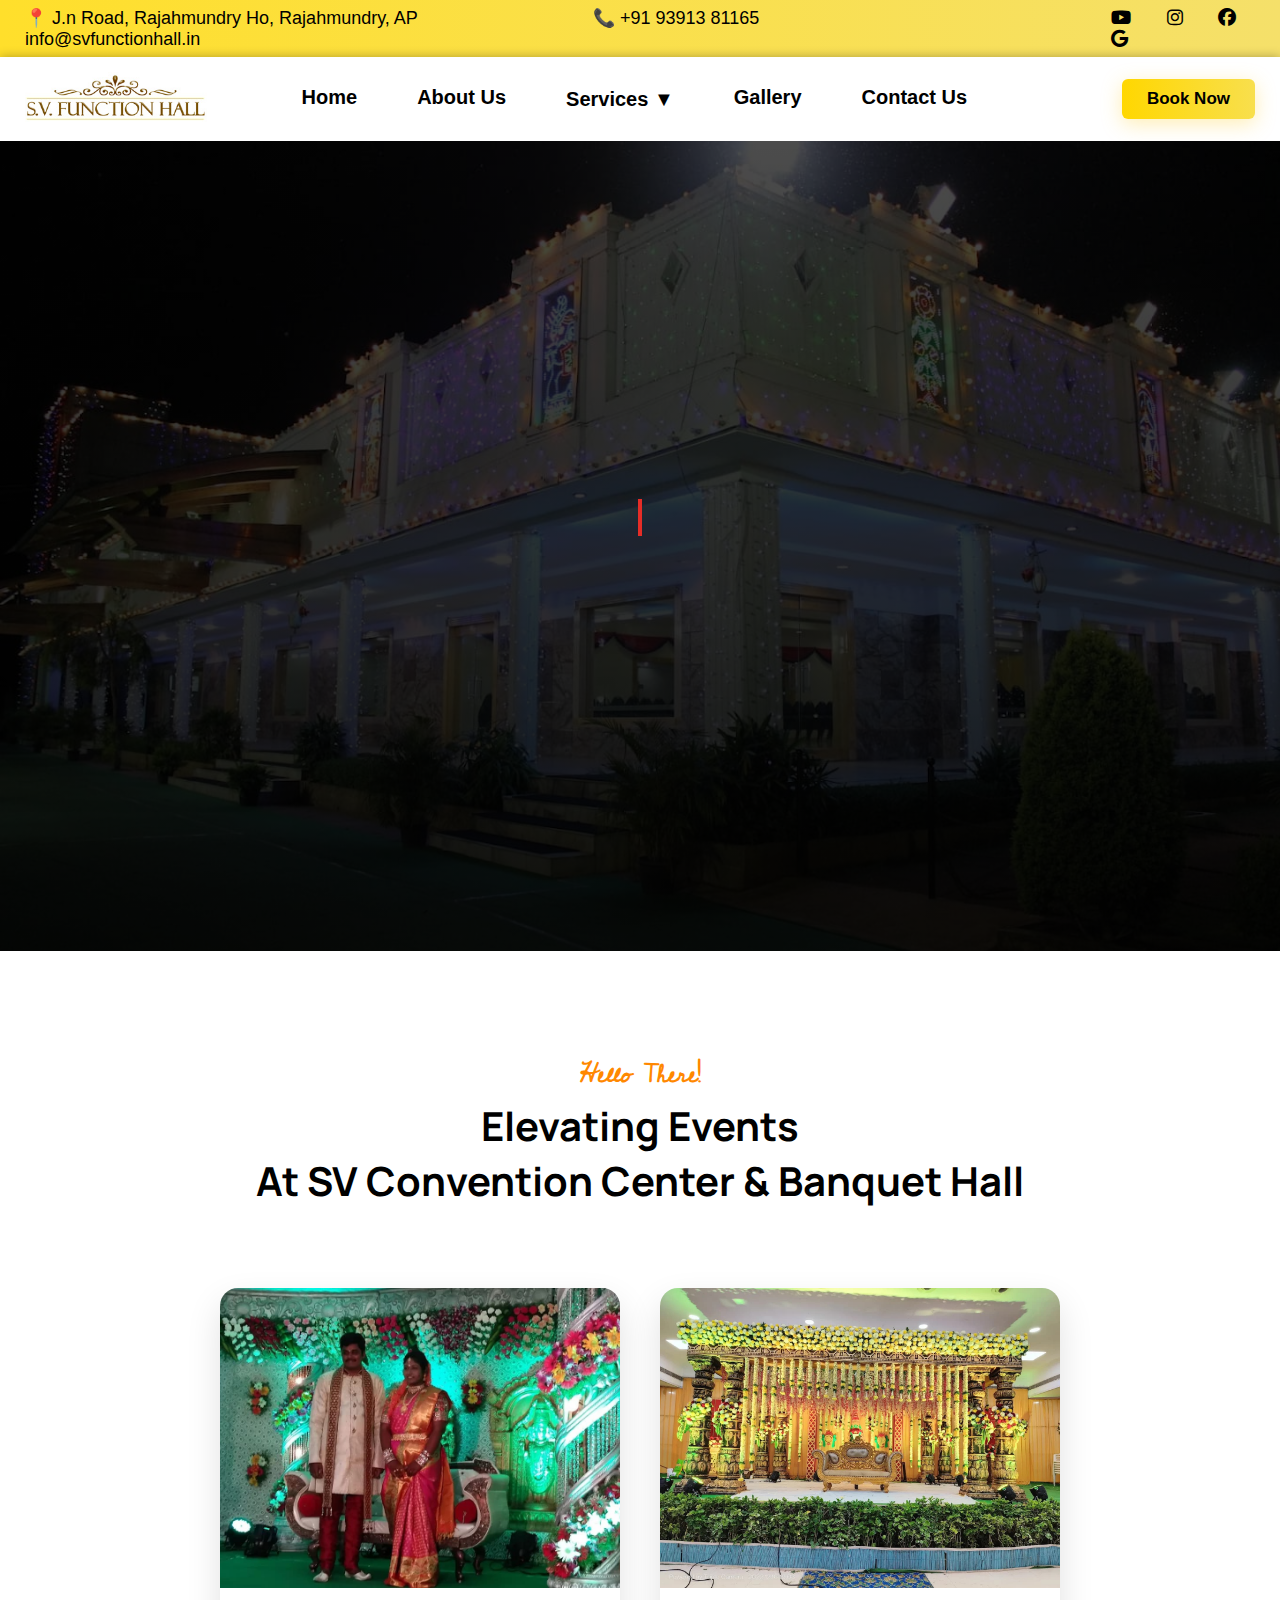
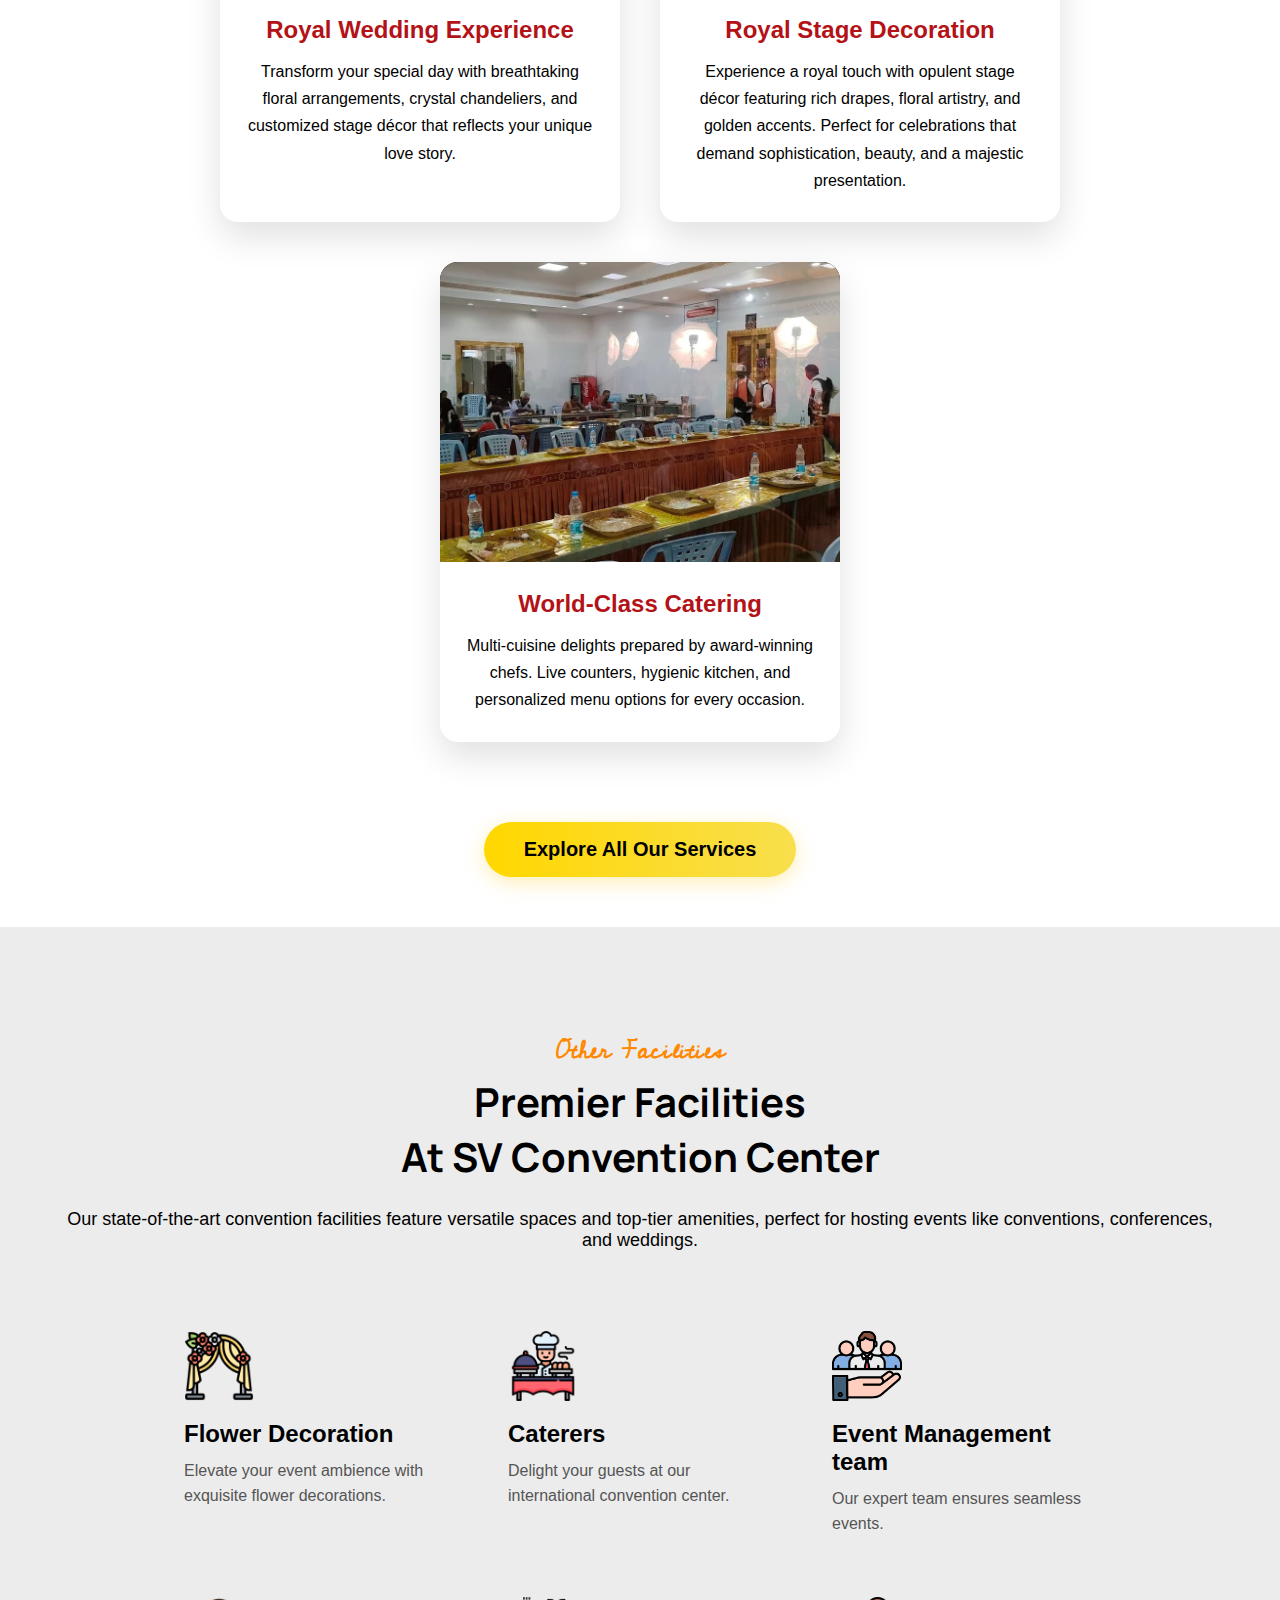
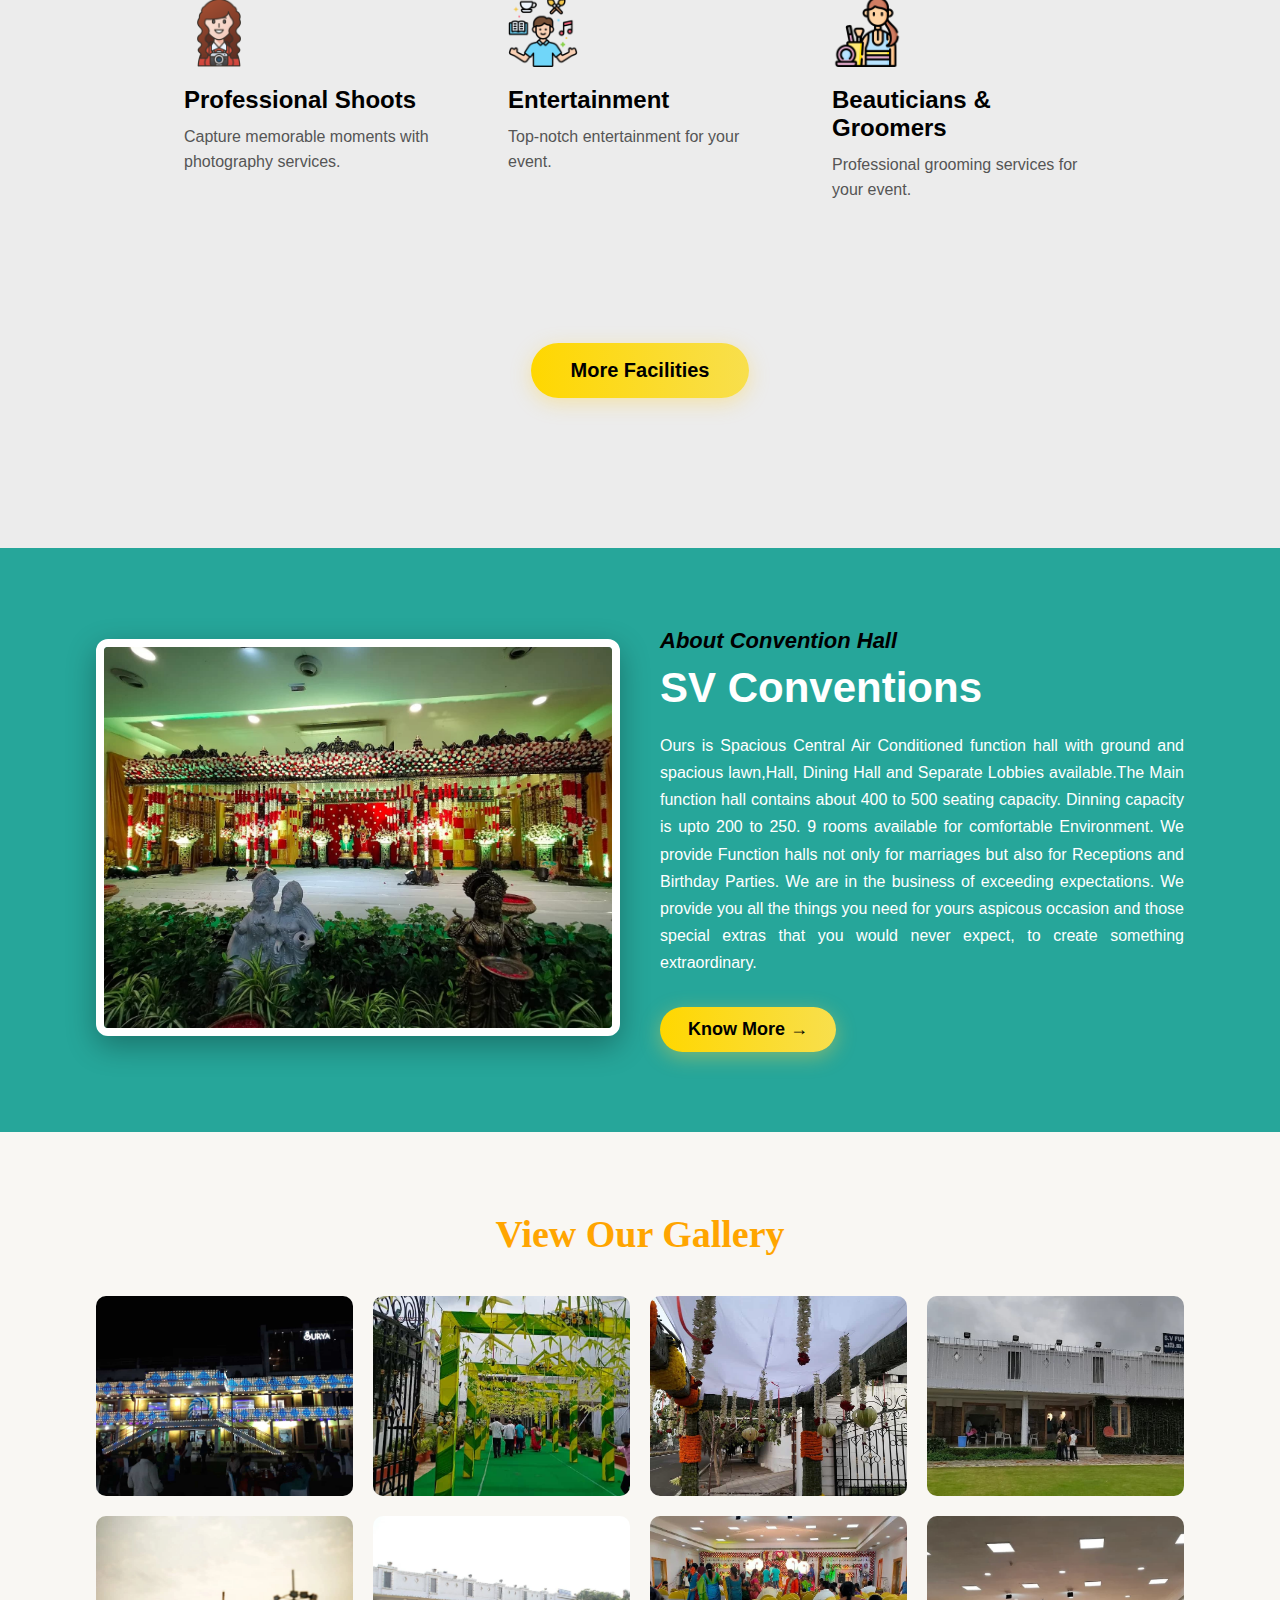
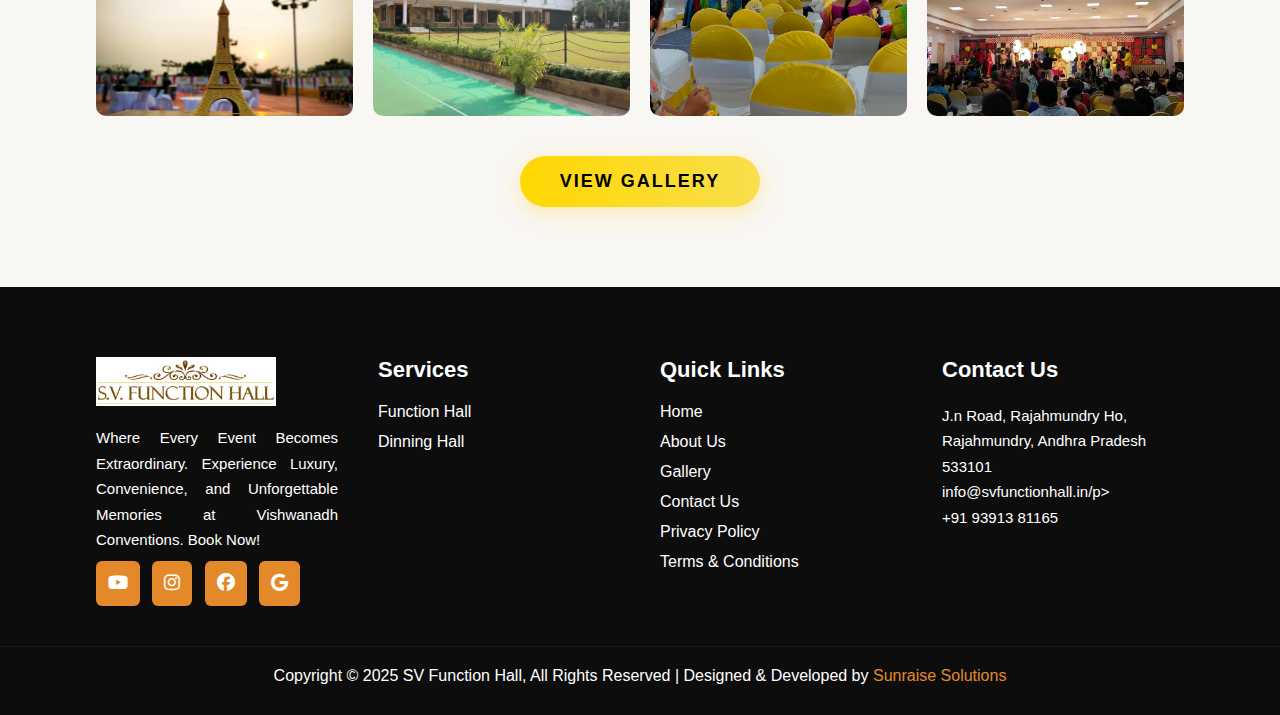
<file: index.html>
<!DOCTYPE html>
<html lang="en">

<head>
    <meta charset="UTF-8">
    <meta name="viewport" content="width=device-width, initial-scale=1.0">
    <title>SV Function Hall</title>
    <link rel="icon" href="asserts/images/fav.png">
    <link rel="stylesheet" href="css/style.css">
    <link rel="stylesheet" href="https://cdnjs.cloudflare.com/ajax/libs/font-awesome/6.5.0/css/all.min.css">
    <link href="https://fonts.googleapis.com/css2?family=Cedarville+Cursive&family=Manrope:wght@200..800&display=swap"
        rel="stylesheet">
</head>

<script>
    function toggleMenu() {
        const menu = document.getElementById('mobileMenu');
        const overlay = document.getElementById('overlay');
        const menuIcon = document.querySelector('.menu-icon');

        menu.classList.toggle('active');
        overlay.classList.toggle('active');

        // Change ☰ to ✕
        menuIcon.textContent = menu.classList.contains('active') ? '✕' : '☰';
    }

    // Close menu when clicking overlay
    document.getElementById('overlay').addEventListener('click', function () {
        document.getElementById('mobileMenu').classList.remove('active');
        this.classList.remove('active');
        document.querySelector('.menu-icon').textContent = '☰';
    });

    // Mobile dropdown toggle (click to open/close)
    document.querySelectorAll('.dropdown').forEach(dropdown => {
        const btn = dropdown.querySelector('.dropbtn');
        btn.addEventListener('click', function (e) {
            if (window.innerWidth <= 768) {
                e.preventDefault();
                dropdown.classList.toggle('active');
                this.innerHTML = dropdown.classList.contains('active') ?
                    'Services ▲' : 'Services ▼';
            }
        });
    });

    // Auto Sliding Banner
    let slideIndex = 0;
    showSlides();

    function showSlides() {
        let slides = document.getElementsByClassName("slide");
        let dots = document.getElementsByClassName("dot");

        // Hide all slides
        for (let i = 0; i < slides.length; i++) {
            slides[i].classList.remove("active");
            dots[i].classList.remove("active");
        }

        slideIndex++;
        if (slideIndex > slides.length) { slideIndex = 1; }

        slides[slideIndex - 1].classList.add("active");
        dots[slideIndex - 1].classList.add("active");

        // Change image every 5 seconds
        setTimeout(showSlides, 5000);
    }

    // Manual Navigation
    function currentSlide(n) {
        slideIndex = n - 1;
        showSlides();
    }

    document.querySelector('.next-btn').addEventListener('click', () => {
        slideIndex++;
        showSlides();
    });

    document.querySelector('.prev-btn').addEventListener('click', () => {
        slideIndex--;
        if (slideIndex < 1) slideIndex = document.getElementsByClassName("slide").length;
        showSlides();
    });

    // Scroll animation for caption items
    document.addEventListener("DOMContentLoaded", function () {
        const items = document.querySelectorAll('.animate-caption');

        const observer = new IntersectionObserver((entries) => {
            entries.forEach(entry => {
                if (entry.isIntersecting) {
                    entry.target.classList.add('animated');
                }
            });
        }, { threshold: 0.2 });

        items.forEach(item => observer.observe(item));
    });

</script>

<body>
    <header>

        <!-- TOP BAR -->
        <div class="top-bar">
            <div class="top-left">
                <a
                    href="https://www.google.com/maps/place/17%C2%B000'24.2%22N+81%C2%B048'09.7%22E/@17.0067148,81.8026811,995m/data=!3m2!1e3!4b1!4m4!3m3!8m2!3d17.0067148!4d81.8026811?entry=ttu&g_ep=EgoyMDI1MTExMi4wIKXMDSoASAFQAw%3D%3D"><span>📍
                        J.n Road, Rajahmundry Ho, Rajahmundry, AP</span></a>
                <a href="tel: +91 93913 81165"><span>📞 +91 93913 81165</span></a>
                <a href="mailto:info@svfunctionhall.in"><span class="booking-link">info@svfunctionhall.in</span></a>
            </div>

            <div class="top-right">
                <i class="fa-brands fa-youtube"></i>
                <i class="fa-brands fa-instagram"></i>
                <i class="fa-brands fa-facebook"></i>
                <i class="fa-brands fa-google"></i>
            </div>
        </div>

        <!-- MAIN HEADER -->
        <div class="main-header">
            <a href="index.html"><img src="asserts/images/logo.jpg" class="logo"></a>

            <!-- NAVIGATION -->
            <nav class="nav-links" id="mobileMenu">

                <a href="#">Home</a>
                <a href="https://web.archive.org/web/20190225234526/http://www.svfunctionhall.in/about.php">About Us</a>

                <div class="dropdown">
                    <button class="dropbtn">Services ▼</button>
                    <div class="dropdown-content">
                        <a href="https://web.archive.org/web/20190310030808/http://www.svfunctionhall.in/services.php?id=48">Function Hall</a>
                        <a href="https://web.archive.org/web/20190310030911/http://www.svfunctionhall.in/services.php?id=49">Dinning Hall</a>
                    </div>
                </div>

                <a href="https://web.archive.org/web/20190317004851/http://www.svfunctionhall.in/gallery.php">Gallery</a>
                <a href="https://web.archive.org/web/20190310032240/http://www.svfunctionhall.in/contact.php">Contact Us</a>

                <!-- MOBILE BUTTON -->
                <a href="https://web.archive.org/web/20190306200002/http://www.svfunctionhall.in/services.php"><button class="mobile-enquire">Book Now</button></a>
            </nav>

            <!-- DESKTOP BUTTON -->
            <a href="https://web.archive.org/web/20190306200002/http://www.svfunctionhall.in/services.php"><button class="book-btn">Book Now</button></a>

            <!-- MENU ICON -->
            <div class="menu-icon" onclick="toggleMenu()">☰</div>

        </div>
        <div class="overlay" id="overlay"></div>
    </header>

    <main>
        <!-- HERO BANNER WITH TEXT ANIMATION -->
        <section class="hero-banner">
            <img src="asserts/images/banner1.jpg" alt="SV Function Hall" class="banner-bg">

            <!-- Dark Overlay -->
            <div class="banner-overlay"></div>

            <!-- Animated Text Content -->
            <div class="banner-content">
                <h1 class="animate-text">
                    Welcome to <span class="highlight">SV Function Hall</span>
                </h1>
                <p class="typing-text">Your Dream Event Begins Here...</p>
                <p class="subtitle">Luxurious Air-Conditioned Hall | 1000+ Capacity | Ample Parking | Best Catering</p>

                <div class="banner-buttons">
                    <a href="tel:+919391381165" class="btn-primary">Call +91 93913 81165</a>
                    <a href="https://web.archive.org/web/20190306200002/http://www.svfunctionhall.in/services.php" class="btn-secondary">Book Your Date</a>
                </div>
            </div>
        </section>

        <section>
            <!-- IMAGE WITH CAPTION SECTION -->
            <section class="image-caption-section">
                <div class="headings">
                    <h5>Hello There!</h5>
                    <h2>Elevating Events <br>At SV Convention Center & Banquet Hall</h2>
                </div>
                <div class="caption-grid">

                    <!-- Image 1 -->
                    <figure class="caption-item animate-caption">
                        <img src="asserts/images/img1.jpg" alt="Royal Wedding Experience">
                        <figcaption>
                            <h3 class="caption-title">Royal Wedding Experience</h3>
                            <p class="caption-text">
                                Transform your special day with breathtaking floral arrangements, crystal chandeliers,
                                and customized stage décor that reflects your unique love story.
                            </p>
                        </figcaption>
                    </figure>

                    <!-- Image 2 -->
                    <figure class="caption-item animate-caption">
                        <img src="asserts/images/img2.jpg" alt="Grand Banquet Hall">
                        <figcaption>
                            <h3 class="caption-title">Royal Stage Decoration</h3>
                            <p class="caption-text">
                                Experience a royal touch with opulent stage décor featuring rich drapes, floral
                                artistry, and golden accents. Perfect for celebrations that demand sophistication,
                                beauty, and a majestic presentation.
                            </p>
                        </figcaption>
                    </figure>

                    <!-- Image 3 -->
                    <figure class="caption-item animate-caption">
                        <img src="asserts/images/img3.jpg" alt="Premium Catering">
                        <figcaption>
                            <h3 class="caption-title">World-Class Catering</h3>
                            <p class="caption-text">
                                Multi-cuisine delights prepared by award-winning chefs. Live counters,
                                hygienic kitchen, and personalized menu options for every occasion.
                            </p>
                        </figcaption>
                    </figure>
                </div>
            </section>

            <!-- CENTERED BUTTON ADDED HERE -->
            <div class="services-btn-container">
                <a href="https://web.archive.org/web/20190306200002/http://www.svfunctionhall.in/services.php" class="services-btn">Explore All Our Services</a>
            </div>


            <section class="icon-facilities">
                <div class="headings">
                    <h5>Other Facilities</h5>
                    <h2>Premier Facilities <br>At SV Convention Center</h2>
                    <p>Our state-of-the-art convention facilities feature versatile spaces and top-tier amenities,
                        perfect for hosting events like conventions, conferences, and weddings.</p>
                </div>

                <div class="fecilities">
                    <div class="facility-card">
                        <img src="asserts/images/img4.png" alt="Flower decoration">
                        <h3>Flower Decoration</h3>
                        <p>Elevate your event ambience with exquisite flower decorations.</p>
                    </div>

                    <div class="facility-card">
                        <img src="asserts/images/img5.png" alt="Caterers">
                        <h3>Caterers</h3>
                        <p>Delight your guests at our international convention center.</p>
                    </div>

                    <div class="facility-card">
                        <img src="asserts/images/img6.png" alt="Event Management">
                        <h3>Event Management team</h3>
                        <p>Our expert team ensures seamless events.</p>
                    </div>

                    <div class="facility-card">
                        <img src="asserts/images/img7.png" alt="Professional Shoots">
                        <h3>Professional Shoots</h3>
                        <p>Capture memorable moments with photography services.</p>
                    </div>

                    <div class="facility-card">
                        <img src="asserts/images/img8.png" alt="Entertainment">
                        <h3>Entertainment</h3>
                        <p>Top-notch entertainment for your event.</p>
                    </div>

                    <div class="facility-card">
                        <img src="asserts/images/img9.png" alt="Beauticians">
                        <h3>Beauticians & Groomers</h3>
                        <p>Professional grooming services for your event.</p>
                    </div>
                </div>

                <div class="services-btn-container">
                    <a href="https://web.archive.org/web/20190306200002/http://www.svfunctionhall.in/services.php" class="services-btn">More Facilities</a>
                </div>
            </section>

            <section class="about-section">
                <div class="about-container">

                    <!-- Left Side Image -->
                    <div class="about-image">
                        <img src="asserts/images/img10.jpg" alt="Convention Hall Image">
                    </div>

                    <!-- Right Side Content -->
                    <div class="about-content">
                        <h5>About Convention Hall</h5>
                        <h2>SV Conventions</h2>

                        <p style="text-align: justify;">
                            Ours is Spacious Central Air Conditioned function hall with ground and spacious lawn,Hall,
                            Dining Hall and Separate Lobbies available.The Main function hall contains about 400 to 500
                            seating capacity.
                            Dinning capacity is upto 200 to 250. 9 rooms available for comfortable Environment.
                            We provide Function halls not only for marriages but also for Receptions and Birthday
                            Parties.
                            We are in the business of exceeding expectations. We provide you all the things you need for
                            yours aspicous occasion
                            and those special extras that you would never expect, to create something extraordinary.
                        </p>

                        <a href="https://web.archive.org/web/20190225234526/http://www.svfunctionhall.in/about.php" class="know-more-btn">Know More →</a>
                    </div>

                </div>
            </section>

            <section class="gallery-section">
                <h5 class="gallery-title">View Our Gallery</h5>
                <div class="gallery-images">
                    <img src="asserts/images/img11.jpg" alt="img11">
                    <img src="asserts/images/img12.jpg" alt="img12">
                    <img src="asserts/images/img13.jpg" alt="img13">
                    <img src="asserts/images/img14.jpg" alt="img14">
                    <img src="asserts/images/img15.jpg" alt="img15">
                    <img src="asserts/images/img16.jpg" alt="img16">
                    <img src="asserts/images/img17.jpg" alt="img17">
                    <img src="asserts/images/img18.jpg" alt="img18">
                </div>
                <div class="gallery-btn">
                    <a href="https://web.archive.org/web/20190317004851/http://www.svfunctionhall.in/gallery.php">VIEW GALLERY</a>
                </div>
            </section>
            </main>

            <!-- footer -->

            <footer class="footer">
                <div class="footer-container">

                    <!-- Column 1 -->
                    <div class="footer-col">
                        <a href="index.html"><img src="asserts/images/logo.jpg" class="footer-logo" alt="Logo"></a>

                        <p style="text-align: justify;">
                            Where Every Event Becomes Extraordinary. Experience Luxury, Convenience, and
                            Unforgettable Memories at Vishwanadh Conventions. Book Now!
                        </p>

                        <div class="footer-social">
                            <a href="#"><i class="fa-brands fa-youtube"></i></a>
                            <a href="#"><i class="fa-brands fa-instagram"></i></a>
                            <a href="#"><i class="fa-brands fa-facebook"></i></a>
                            <a href="#"><i class="fa-brands fa-google"></i></a>
                        </div>
                    </div>

                    <!-- Column 2 -->
                    <div class="footer-col">
                        <h3>Services</h3>
                        <ul>
                            <li><a href="https://web.archive.org/web/20190310030808/http://www.svfunctionhall.in/services.php?id=48">Function Hall</a></li>
                            <li><a href="https://web.archive.org/web/20190310030911/http://www.svfunctionhall.in/services.php?id=49">Dinning Hall</a></li>
                        </ul>
                    </div>

                    <!-- Column 3 -->
                    <div class="footer-col">
                        <h3>Quick Links</h3>
                        <ul>
                            <li><a href="#">Home</a></li>
                            <li><a href="https://web.archive.org/web/20190328182246/http://www.svfunctionhall.in/about.php">About Us</a></li>
                            <li><a href="https://web.archive.org/web/20190317004851/http://www.svfunctionhall.in/gallery.php">Gallery</a></li>
                            <li><a href="https://web.archive.org/web/20190310032240/http://www.svfunctionhall.in/contact.php">Contact Us</a></li>
                            <li><a href="privacy_policy.html">Privacy Policy</a></li>
                            <li><a href="terms_conditions.html">Terms & Conditions</a></li>
                        </ul>
                    </div>

                    <!-- Column 4 -->
                    <div class="footer-col">
                        <a href="https://www.google.com/maps/place/17%C2%B000'24.2%22N+81%C2%B048'09.7%22E/@17.0067148,81.8026811,995m/data=!3m2!1e3!4b1!4m4!3m3!8m2!3d17.0067148!4d81.8026811?entry=ttu&g_ep=EgoyMDI1MTExMi4wIKXMDSoASAFQAw%3D%3D">
                        <h3>Contact Us</h3>
                        <p>J.n Road, Rajahmundry Ho,<br>Rajahmundry, Andhra Pradesh<br>533101</p>
                        </a>    
                        <a href="mailto:info@svfunctionhall.in"></a><p>info@svfunctionhall.in/p></p></a>
                        <a href="tel: +91 93913 81165"><p>+91 93913 81165</p></a>
                    </div>
                </div>

                <div class="footer-bottom">
                    <p>Copyright © 2025 SV Function Hall,  All Rights Reserved | Designed & Developed by  <a href="https://sunraisesolutions.com/"><span>Sunraise Solutions</span></a></p>
                </div>
            </footer>

</body>

</html>
</file>
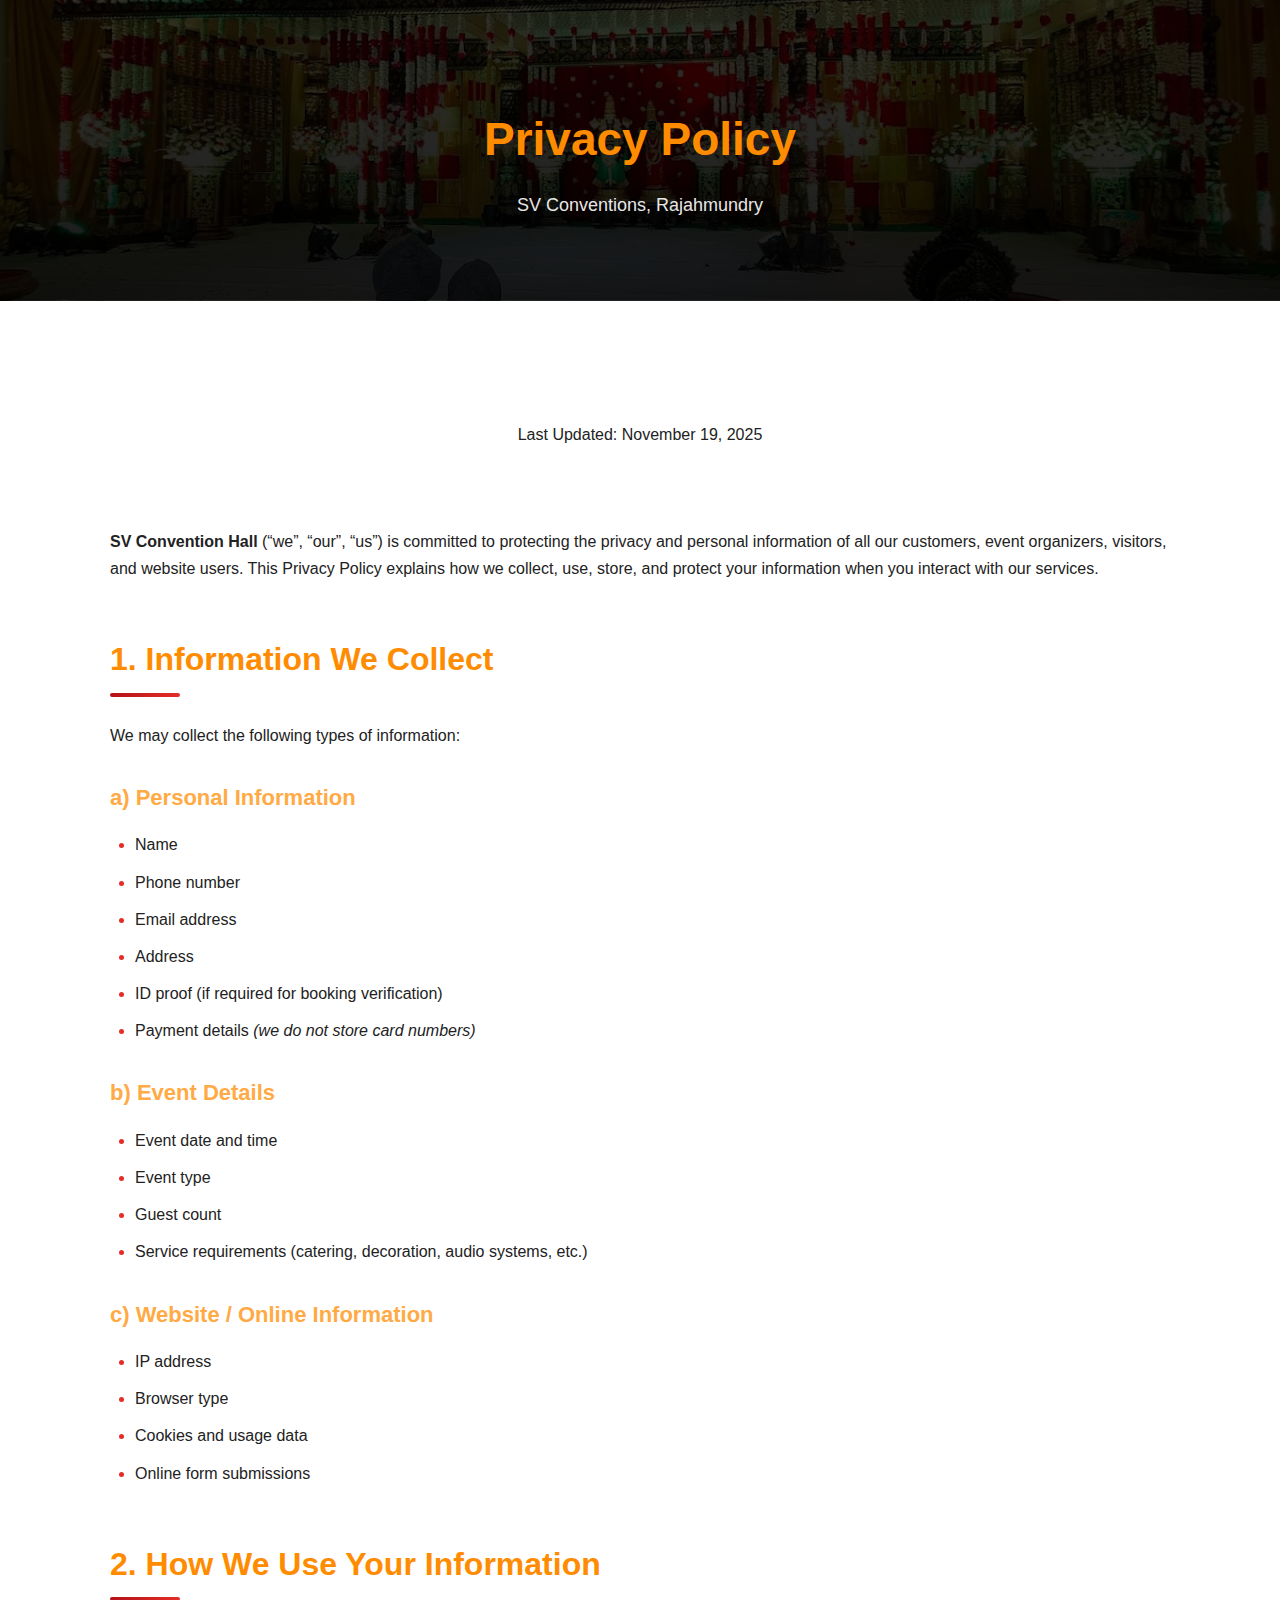
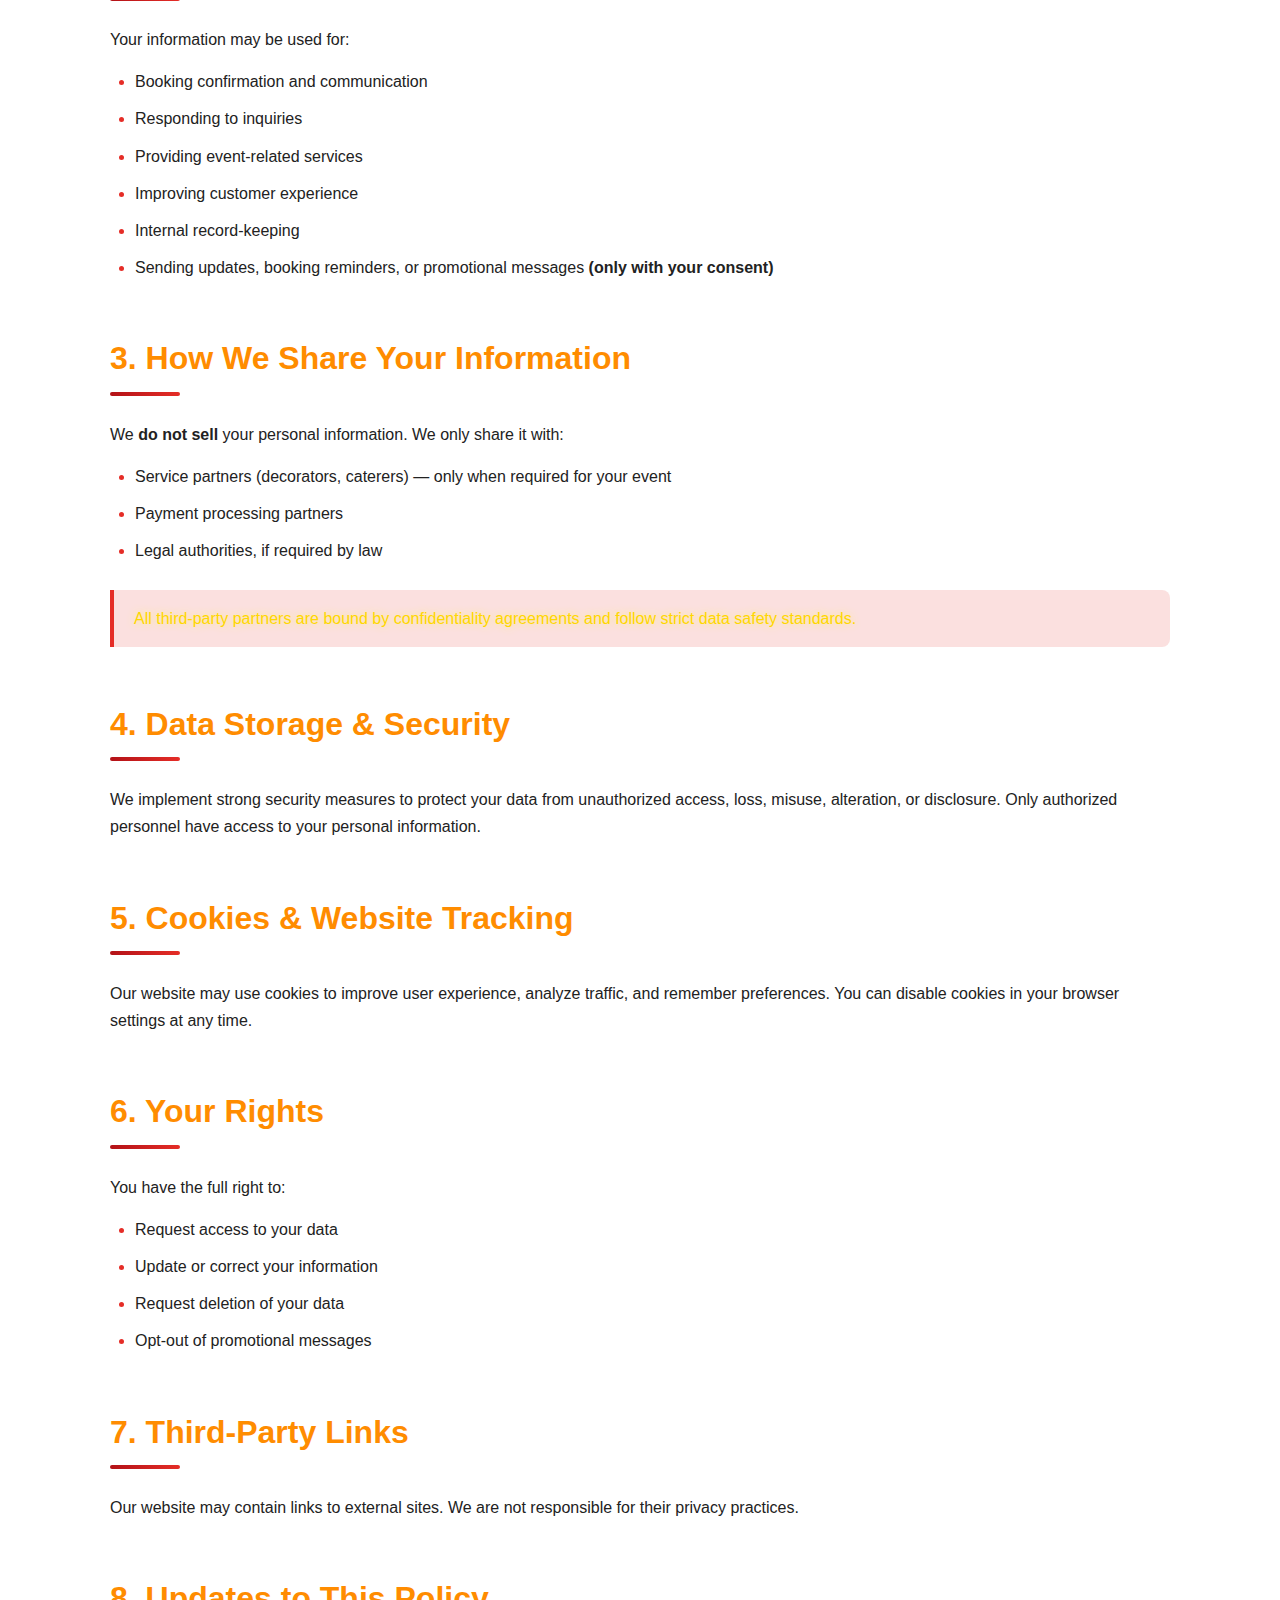
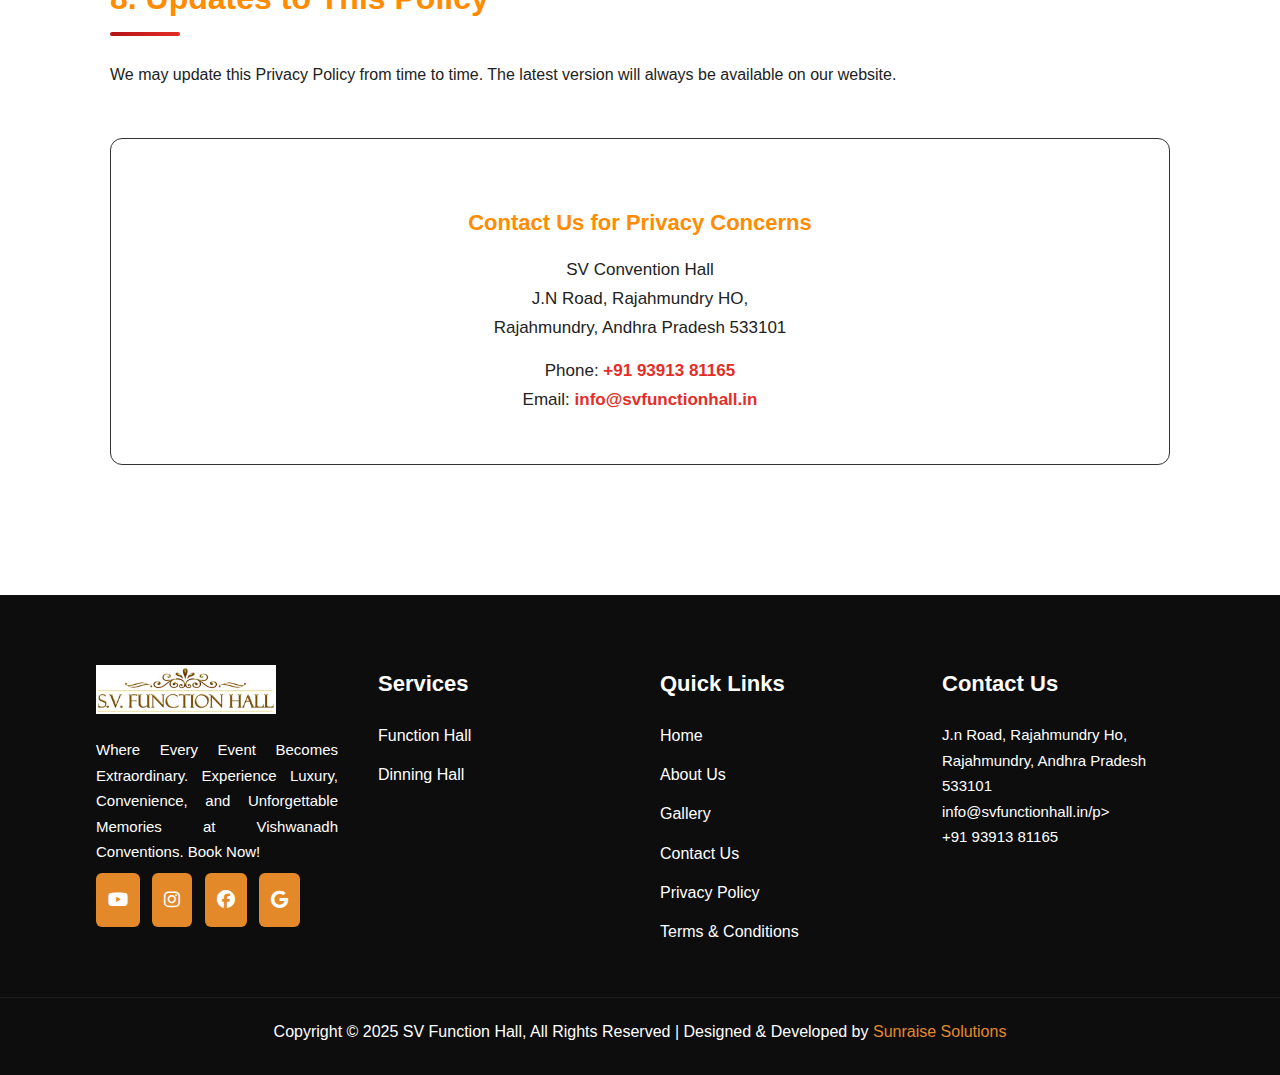
<file: privacy_policy.html>
<!DOCTYPE html>
<html lang="en">
<head>
    <meta charset="UTF-8">
    <meta name="viewport" content="width=device-width, initial-scale=1.0">
    <title>Privacy Policy - SV Conventions, Rajahmundry</title>
    <link rel="stylesheet" href="https://cdnjs.cloudflare.com/ajax/libs/font-awesome/6.5.0/css/all.min.css">
    <link rel="stylesheet" href="css/style.css">
    <style>
        /* Reset & Base */
        * {
            margin: 0;
            padding: 0;
            box-sizing: border-box;
        }
        body {
            font-family: 'Poppins', 'Segoe UI', sans-serif;
            background: #ffffff;           /* ← Changed from #0f0f0f */
            color: #333333;
            line-height: 1.7;
        }
        .container {
            max-width: 1100px;
            margin: 0 auto;
            padding: 0 20px;
        }

        /* Header */
        .policy-header {
            background: linear-gradient(rgba(0,0,0,0.8), rgba(0,0,0,0.9)), url('asserts/images/img10.jpg');
            background-size: cover;
            background-position: center;
            padding: 100px 20px 80px;
            text-align: center;
            color: white;
        }
        .policy-header h1 {
            font-size: 46px;
            margin-bottom: 12px;
            color: #ff8c00;
        }
        .policy-header p {
            font-size: 18px;
            opacity: 0.9;
        }

        /* Main Content */
        .policy-content {
            padding: 80px 0;
            background-color: white;
            color: white !important;
        }
        .policy-content h2 {
            font-size: 32px;
            color: #ff8c00;
            margin: 50px 0 25px;
            position: relative;
            padding-bottom: 10px;
        }
        .policy-content h2::after {
            content: '';
            position: absolute;
            left: 0;
            bottom: 0;
            width: 70px;
            height: 4px;
            background: linear-gradient(90deg, #b31217, #e52d27);
            border-radius: 2px;
        }
        .policy-content h3 {
            font-size: 22px;
            color: #ffaa44;
            margin: 30px 0 15px;
        }
        .policy-content p, .policy-content li {
            font-size: 16px;
            margin-bottom: 14px;
            color: #222222 !important;
        }
        .policy-content ul {
            padding-left: 25px;
            margin: 15px 0;
        }
        .policy-content ul li {
            margin-bottom: 10px;
            position: relative;
        }
        .policy-content ul li::marker {
            color: #e52d27;
        }

        .highlight {
            background: rgba(229, 45, 39, 0.15);
            padding: 15px 20px;
            border-left: 4px solid #e52d27;
            border-radius: 0 8px 8px 0;
            margin: 25px 0;
        }

        /* Contact Box */
        .contact-box {
            background: white;
            padding: 35px;
            border-radius: 12px;
            margin: 50px 0;
            text-align: center;
            border: 1px solid #333;
        }
        .contact-box h3 {
            color: #ff8c00;
            margin-bottom: 15px;
        }
        .contact-box p {
            font-size: 17px;
        }
        .contact-box a {
            color: #e52d27;
            text-decoration: none;
            font-weight: 600;
        }
        .contact-box a:hover {
            text-decoration: underline;
        }

        /* Footer Note */
        .last-updated {
            text-align: center;
            padding: 40px 20px;
            background: white;
            font-size: 15px;
            color: #222222 !important;
        }

        /* Responsive */
        @media (max-width: 768px) {
            .policy-header h1 { font-size: 36px; }
            .policy-header p { font-size: 16px; }
            .policy-content { padding: 60px 0; }
            .policy-content h2 { font-size: 28px; }
            .policy-content h3 { font-size: 20px; }
            .contact-box { padding: 25px; }
        }
        @media (max-width: 480px) {
            .policy-header { padding: 80px 15px 60px; }
            .policy-header h1 { font-size: 32px; }
            .policy-content h2 { font-size: 26px; }
            .policy-content { padding: 50px 0; }
        }
    </style>
</head>
<body>

    <!-- Header -->
    <section class="policy-header">
        <div class="container">
            <h1>Privacy Policy</h1>
            <p>SV Conventions, Rajahmundry</p>
        </div>
    </section>

    <!-- Main Content -->
    <section class="policy-content">
        <div class="container">
            <p class="last-updated" style="text-align:center; margin-bottom:40px; color:#ff8c00;">
                Last Updated: November 19, 2025
            </p>

            <p><strong>SV Convention Hall</strong> (“we”, “our”, “us”) is committed to protecting the privacy and personal information of all our customers, event organizers, visitors, and website users. This Privacy Policy explains how we collect, use, store, and protect your information when you interact with our services.</p>

            <h2>1. Information We Collect</h2>
            <p>We may collect the following types of information:</p>

            <h3>a) Personal Information</h3>
            <ul>
                <li>Name</li>
                <li>Phone number</li>
                <li>Email address</li>
                <li>Address</li>
                <li>ID proof (if required for booking verification)</li>
                <li>Payment details <em>(we do not store card numbers)</em></li>
            </ul>

            <h3>b) Event Details</h3>
            <ul>
                <li>Event date and time</li>
                <li>Event type</li>
                <li>Guest count</li>
                <li>Service requirements (catering, decoration, audio systems, etc.)</li>
            </ul>

            <h3>c) Website / Online Information</h3>
            <ul>
                <li>IP address</li>
                <li>Browser type</li>
                <li>Cookies and usage data</li>
                <li>Online form submissions</li>
            </ul>

            <h2>2. How We Use Your Information</h2>
            <p>Your information may be used for:</p>
            <ul>
                <li>Booking confirmation and communication</li>
                <li>Responding to inquiries</li>
                <li>Providing event-related services</li>
                <li>Improving customer experience</li>
                <li>Internal record-keeping</li>
                <li>Sending updates, booking reminders, or promotional messages <strong>(only with your consent)</strong></li>
            </ul>

            <h2>3. How We Share Your Information</h2>
            <p>We <strong>do not sell</strong> your personal information. We only share it with:</p>
            <ul>
                <li>Service partners (decorators, caterers) — only when required for your event</li>
                <li>Payment processing partners</li>
                <li>Legal authorities, if required by law</li>
            </ul>
            <div class="highlight">
                All third-party partners are bound by confidentiality agreements and follow strict data safety standards.
            </div>

            <h2>4. Data Storage & Security</h2>
            <p>We implement strong security measures to protect your data from unauthorized access, loss, misuse, alteration, or disclosure. Only authorized personnel have access to your personal information.</p>

            <h2>5. Cookies & Website Tracking</h2>
            <p>Our website may use cookies to improve user experience, analyze traffic, and remember preferences. You can disable cookies in your browser settings at any time.</p>

            <h2>6. Your Rights</h2>
            <p>You have the full right to:</p>
            <ul>
                <li>Request access to your data</li>
                <li>Update or correct your information</li>
                <li>Request deletion of your data</li>
                <li>Opt-out of promotional messages</li>
            </ul>

            <h2>7. Third-Party Links</h2>
            <p>Our website may contain links to external sites. We are not responsible for their privacy practices.</p>

            <h2>8. Updates to This Policy</h2>
            <p>We may update this Privacy Policy from time to time. The latest version will always be available on our website.</p>

            <!-- Contact Box -->
            <div class="contact-box">
                <h3>Contact Us for Privacy Concerns</h3>
                <p>SV Convention Hall<br>
                J.N Road, Rajahmundry HO,<br>
                Rajahmundry, Andhra Pradesh 533101</p>
                <p>Phone: <a href="tel:+919391381165">+91 93913 81165</a><br>
                Email: <a href="mailto:info@svfunctionhall.in">info@svfunctionhall.in</a><br></p>
            </div>

        </div>
    </section>

    <!-- footer -->

            <footer class="footer">
                <div class="footer-container">

                    <!-- Column 1 -->
                    <div class="footer-col">
                        <img src="asserts/images/logo.jpg" class="footer-logo" alt="Logo">

                        <p style="text-align: justify;">
                            Where Every Event Becomes Extraordinary. Experience Luxury, Convenience, and
                            Unforgettable Memories at Vishwanadh Conventions. Book Now!
                        </p>

                        <div class="footer-social">
                            <a href="#"><i class="fa-brands fa-youtube"></i></a>
                            <a href="#"><i class="fa-brands fa-instagram"></i></a>
                            <a href="#"><i class="fa-brands fa-facebook"></i></a>
                            <a href="#"><i class="fa-brands fa-google"></i></a>
                        </div>
                    </div>

                    <!-- Column 2 -->
                    <div class="footer-col">
                        <h3>Services</h3>
                        <ul>
                            <li><a href="https://web.archive.org/web/20190310030808/http://www.svfunctionhall.in/services.php?id=48">Function Hall</a></li>
                            <li><a href="https://web.archive.org/web/20190310030911/http://www.svfunctionhall.in/services.php?id=49">Dinning Hall</a></li>
                        </ul>
                    </div>

                    <!-- Column 3 -->
                    <div class="footer-col">
                        <h3>Quick Links</h3>
                        <ul>
                            <li><a href="#">Home</a></li>
                            <li><a href="https://web.archive.org/web/20190328182246/http://www.svfunctionhall.in/about.php">About Us</a></li>
                            <li><a href="https://web.archive.org/web/20190317004851/http://www.svfunctionhall.in/gallery.php">Gallery</a></li>
                            <li><a href="https://web.archive.org/web/20190310032240/http://www.svfunctionhall.in/contact.php">Contact Us</a></li>
                            <li><a href="privacy_policy.html">Privacy Policy</a></li>
                            <li><a href="terms_conditions.html">Terms & Conditions</a></li>
                        </ul>
                    </div>

                    <!-- Column 4 -->
                    <div class="footer-col">
                        <a href="https://www.google.com/maps/place/17%C2%B000'24.2%22N+81%C2%B048'09.7%22E/@17.0067148,81.8026811,995m/data=!3m2!1e3!4b1!4m4!3m3!8m2!3d17.0067148!4d81.8026811?entry=ttu&g_ep=EgoyMDI1MTExMi4wIKXMDSoASAFQAw%3D%3D">
                        <h3>Contact Us</h3>
                        <p>J.n Road, Rajahmundry Ho,<br>Rajahmundry, Andhra Pradesh<br>533101</p>
                        </a>    
                        <a href="mailto:info@svfunctionhall.in"></a><p>info@svfunctionhall.in/p></p></a>
                        <a href="tel: +91 93913 81165"><p>+91 93913 81165</p></a>
                    </div>
                </div>

                <div class="footer-bottom">
                    <p>Copyright © 2025 SV Function Hall,  All Rights Reserved | Designed & Developed by  <a href="https://sunraisesolutions.com/"><span>Sunraise Solutions</span></a></p>
                </div>
            </footer>

</body>
</html>
</file>
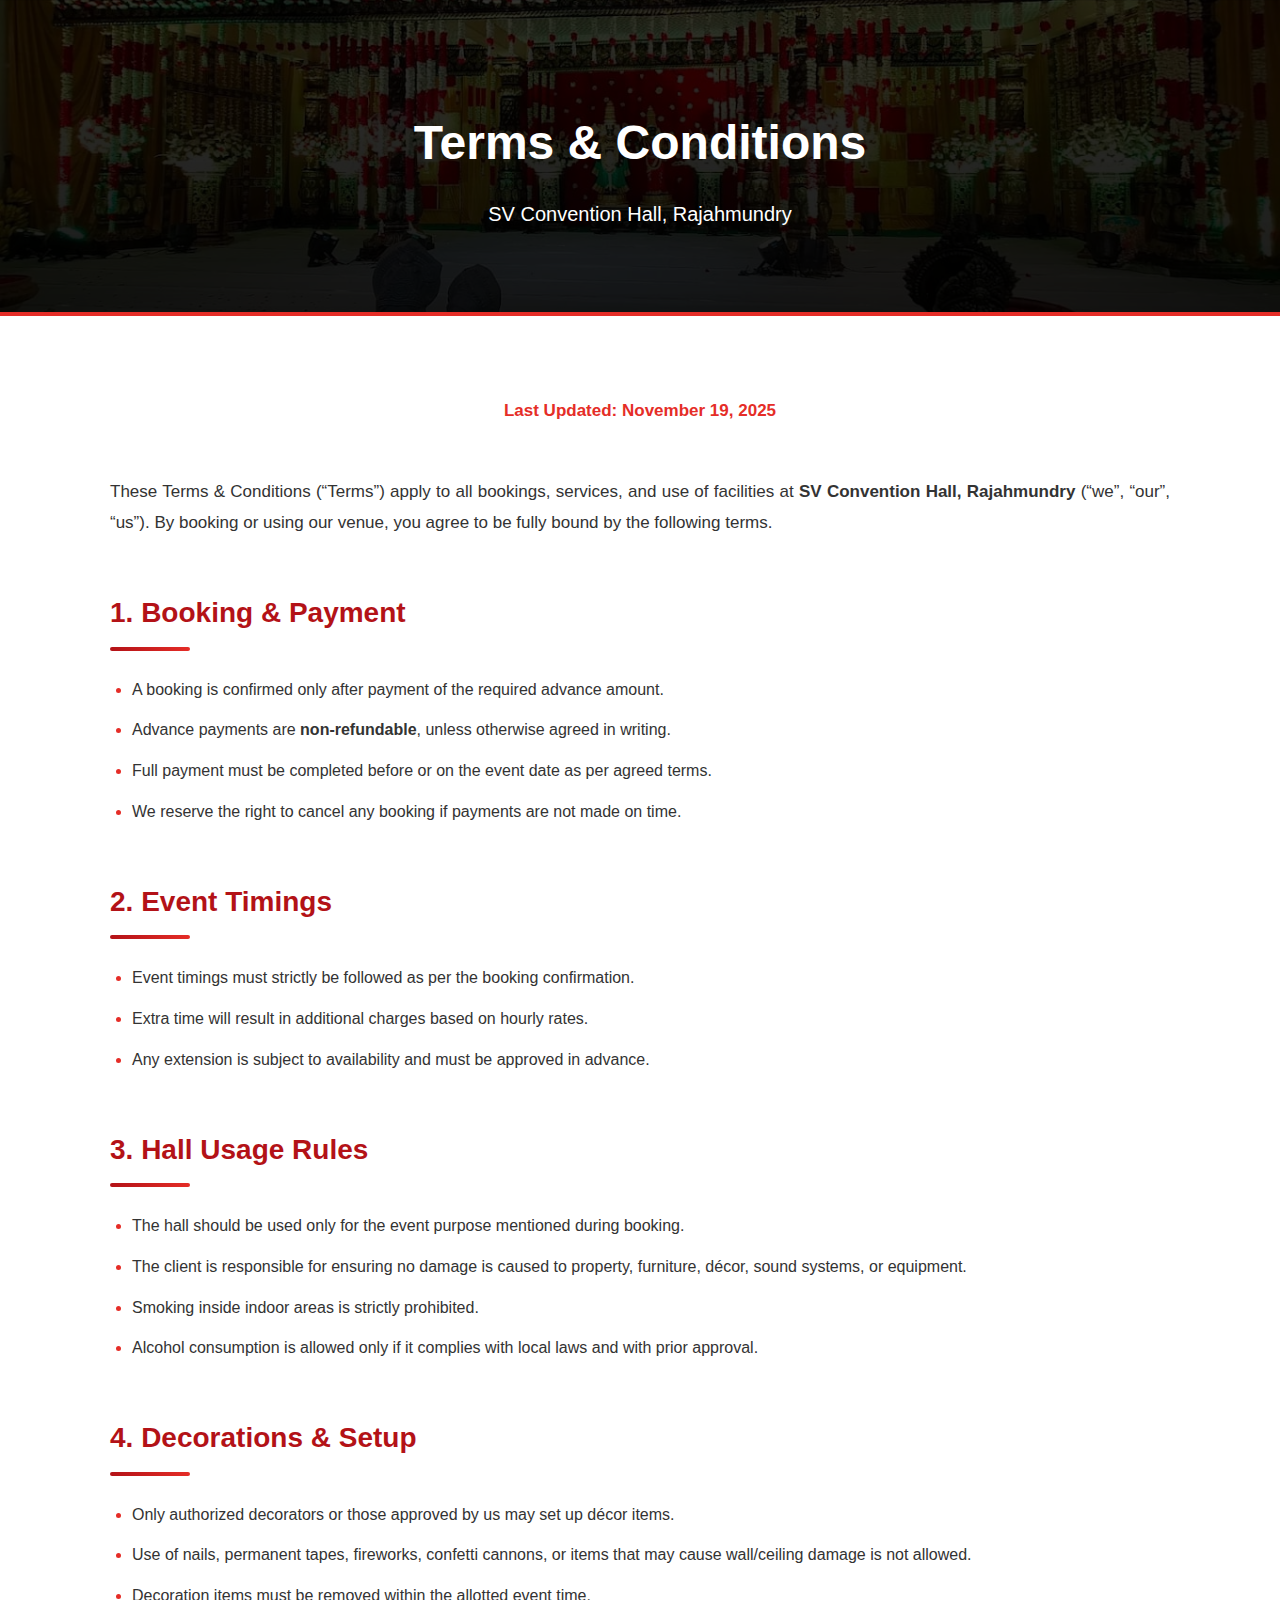
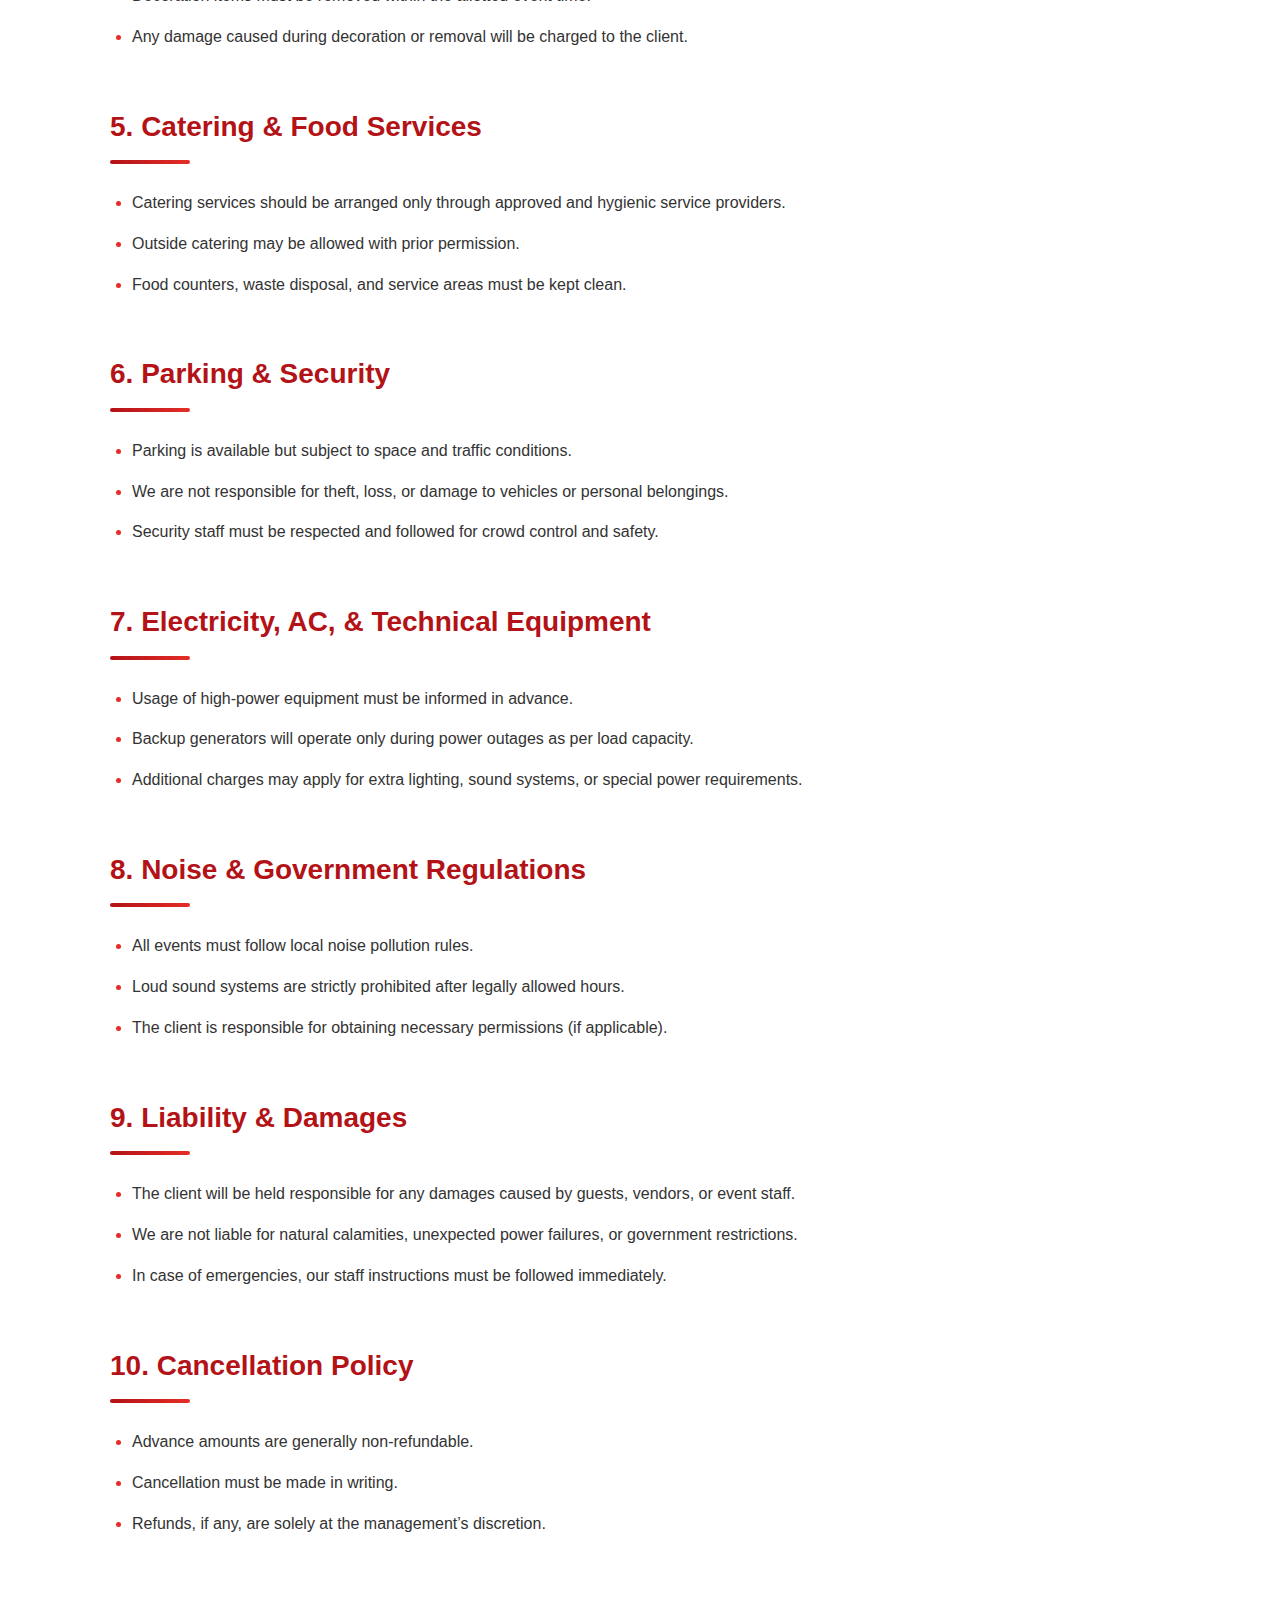
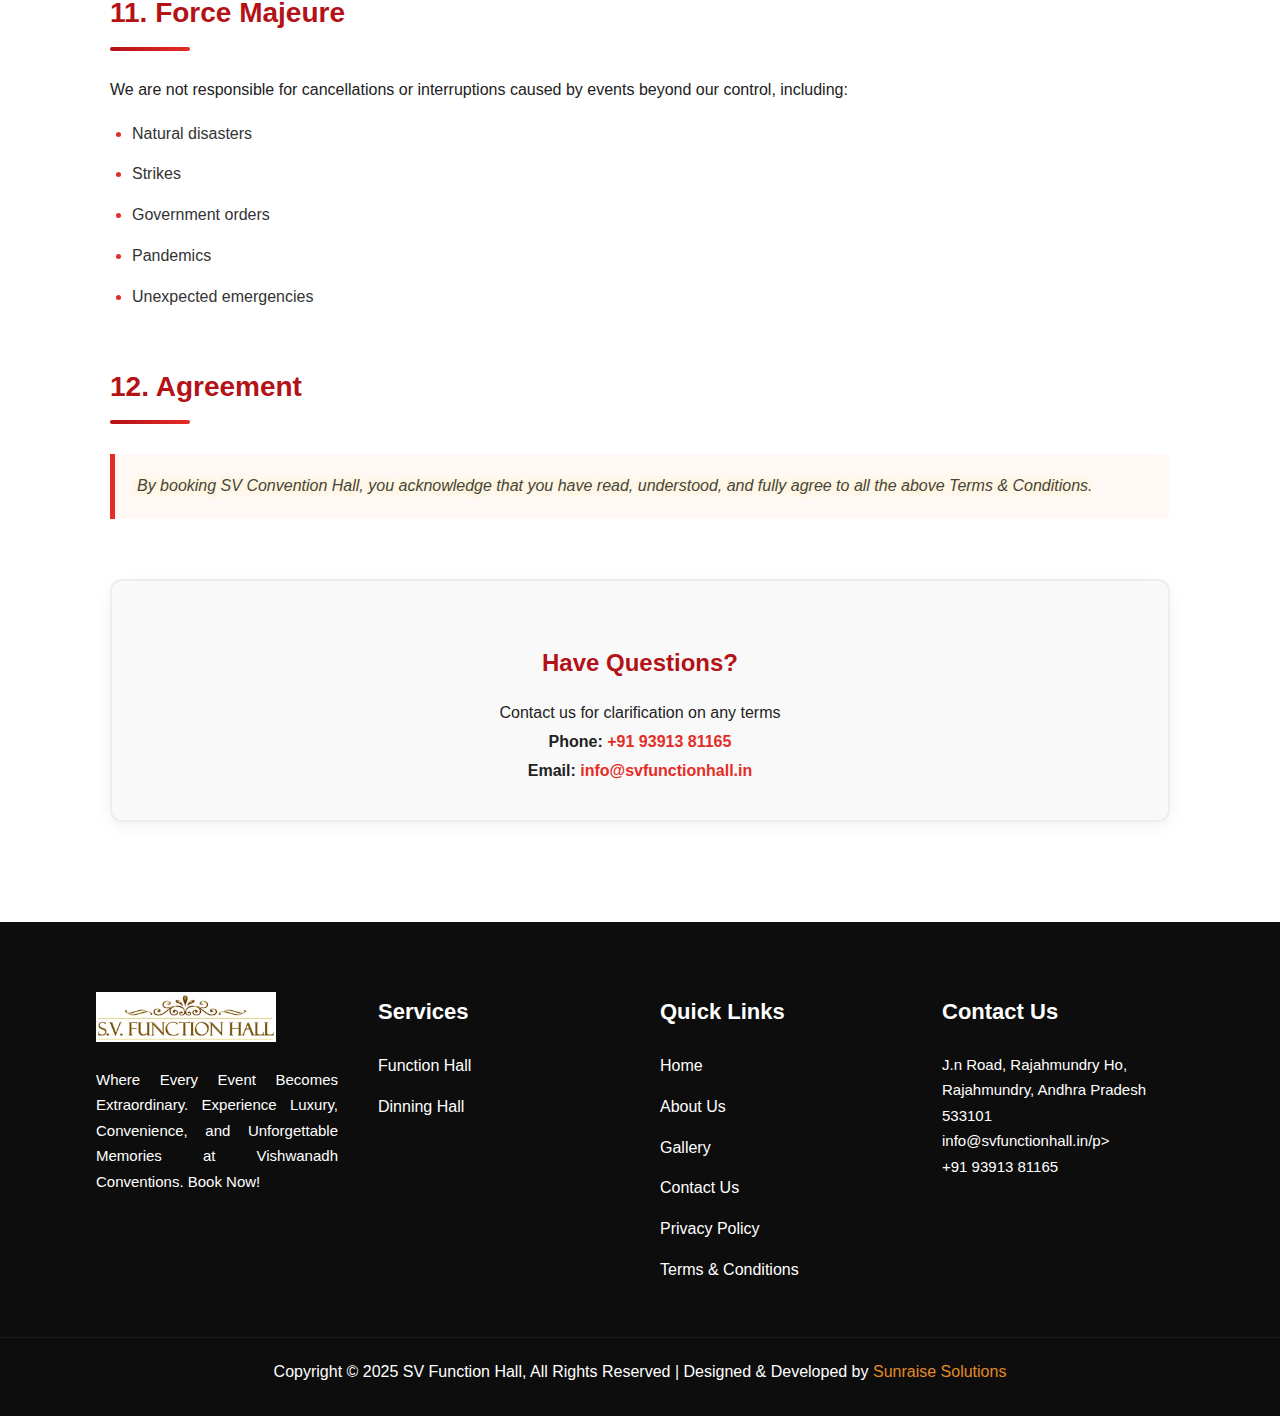
<file: terms_conditions.html>
<!DOCTYPE html>
<html lang="en">
<head>
    <meta charset="UTF-8">
    <meta name="viewport" content="width=device-width, initial-scale=1.0">
    <title>Terms & Conditions - SV Conventions, Rajahmundry</title>
    <link href="https://fonts.googleapis.com/css2?family=Poppins:wght@400;500;600;700&display=swap" rel="stylesheet">
    <link rel="stylesheet" href="css/style.css">
    <style>
        * {
            margin: 0;
            padding: 0;
            box-sizing: border-box;
        }
        body {
            font-family: 'Poppins', sans-serif;
            background: #ffffff;
            color: #222222;
            line-height: 1.8;
        }
        .container {
            max-width: 1100px;
            margin: 0 auto;
            padding: 0 20px;
        }

        /* Header */
        .terms-header {
            background: linear-gradient(rgba(0,0,0,0.8), rgba(0,0,0,0.9)), url('asserts/images/img10.jpg');
            background-size: cover;
            background-position: center;
            padding: 100px 20px 80px;
            text-align: center;
            color: #000;
            border-bottom: 4px solid #e52d27;
        }
        .terms-header h1 {
            font-size: 48px;
            font-weight: 700;
            color: white;
            margin-bottom: 10px;
        }
        .terms-header p {
            font-size: 20px;
            color: white;
        }

        /* Main Content */
        .terms-content {
            padding: 80px 0;
            background: #ffffff;
        }
        .last-updated {
            text-align: center;
            font-size: 17px;
            color: #e52d27;
            font-weight: 600;
            margin-bottom: 50px;
        }
        .intro {
            font-size: 17px;
            color: #333;
            margin-bottom: 40px;
            text-align: justify;
        }

        .terms-content h2 {
            font-size: 28px;
            color: #b31217;
            margin: 50px 0 25px;
            position: relative;
            padding-bottom: 12px;
        }
        .terms-content h2::after {
            content: '';
            position: absolute;
            left: 0;
            bottom: 0;
            width: 80px;
            height: 4px;
            background: linear-gradient(90deg, #b31217, #e52d27);
            border-radius: 2px;
        }

        .terms-content h3 {
            font-size: 19px;
            color: #333;
            margin: 25px 0 12px;
            font-weight: 600;
        }

        .terms-content ul {
            padding-left: 22px;
            margin: 15px 0;
        }
        .terms-content ul li {
            margin-bottom: 12px;
            position: relative;
            color: #333;
        }
        .terms-content ul li::marker {
            color: #e52d27;
            font-weight: bold;
        }

        .highlight {
            background: #fff8f5;
            border-left: 5px solid #e52d27;
            padding: 18px 22px;
            margin: 30px 0;
            border-radius: 0 8px 8px 0;
            font-style: italic;
            color: #444;
        }

        /* Contact Box */
        .contact-box {
            background: #f9f9f9;
            border: 2px solid #eee;
            padding: 35px;
            border-radius: 12px;
            margin: 60px 0 20px;
            text-align: center;
            box-shadow: 0 5px 15px rgba(0,0,0,0.05);
        }
        .contact-box h3 {
            color: #b31217;
            margin-bottom: 15px;
            font-size: 24px;
        }
        .contact-box a {
            color: #e52d27;
            text-decoration: none;
            font-weight: 600;
        }
        .contact-box a:hover {
            text-decoration: underline;
        }

        /* Footer */
        .page-footer {
            background: #111;
            color: #aaa;
            text-align: center;
            padding: 30px 20px;
            font-size: 14px;
        }
        .page-footer a {
            color: #e52d27;
            text-decoration: none;
        }

        /* Responsive */
        @media (max-width: 768px) {
            .terms-header h1 { font-size: 38px; }
            .terms-header p { font-size: 18px; }
            .terms-header { padding: 80px 15px; }
            .terms-content { padding: 60px 0; }
            .terms-content h2 { font-size: 26px; }
            .contact-box { padding: 25px; }
        }
        @media (max-width: 480px) {
            .terms-header h1 { font-size: 32px; }
            .terms-header { padding: 70px 15px 60px; }
            .terms-content h2 { font-size: 24px; }
            .terms-content h3 { font-size: 18px; }
        }
    </style>
</head>
<body>

    <!-- Header -->
    <section class="terms-header">
        <div class="container">
            <h1>Terms & Conditions</h1>
            <p>SV Convention Hall, Rajahmundry</p>
        </div>
    </section>

    <!-- Main Content -->
    <section class="terms-content">
        <div class="container">
            <p class="last-updated">Last Updated: November 19, 2025</p>

            <p class="intro">
                These Terms & Conditions (“Terms”) apply to all bookings, services, and use of facilities at <strong>SV Convention Hall, Rajahmundry</strong> (“we”, “our”, “us”). By booking or using our venue, you agree to be fully bound by the following terms.
            </p>

            <h2>1. Booking & Payment</h2>
            <ul>
                <li>A booking is confirmed only after payment of the required advance amount.</li>
                <li>Advance payments are <strong>non-refundable</strong>, unless otherwise agreed in writing.</li>
                <li>Full payment must be completed before or on the event date as per agreed terms.</li>
                <li>We reserve the right to cancel any booking if payments are not made on time.</li>
            </ul>

            <h2>2. Event Timings</h2>
            <ul>
                <li>Event timings must strictly be followed as per the booking confirmation.</li>
                <li>Extra time will result in additional charges based on hourly rates.</li>
                <li>Any extension is subject to availability and must be approved in advance.</li>
            </ul>

            <h2>3. Hall Usage Rules</h2>
            <ul>
                <li>The hall should be used only for the event purpose mentioned during booking.</li>
                <li>The client is responsible for ensuring no damage is caused to property, furniture, décor, sound systems, or equipment.</li>
                <li>Smoking inside indoor areas is strictly prohibited.</li>
                <li>Alcohol consumption is allowed only if it complies with local laws and with prior approval.</li>
            </ul>

            <h2>4. Decorations & Setup</h2>
            <ul>
                <li>Only authorized decorators or those approved by us may set up décor items.</li>
                <li>Use of nails, permanent tapes, fireworks, confetti cannons, or items that may cause wall/ceiling damage is not allowed.</li>
                <li>Decoration items must be removed within the allotted event time.</li>
                <li>Any damage caused during decoration or removal will be charged to the client.</li>
            </ul>

            <h2>5. Catering & Food Services</h2>
            <ul>
                <li>Catering services should be arranged only through approved and hygienic service providers.</li>
                <li>Outside catering may be allowed with prior permission.</li>
                <li>Food counters, waste disposal, and service areas must be kept clean.</li>
            </ul>

            <h2>6. Parking & Security</h2>
            <ul>
                <li>Parking is available but subject to space and traffic conditions.</li>
                <li>We are not responsible for theft, loss, or damage to vehicles or personal belongings.</li>
                <li>Security staff must be respected and followed for crowd control and safety.</li>
            </ul>

            <h2>7. Electricity, AC, & Technical Equipment</h2>
            <ul>
                <li>Usage of high-power equipment must be informed in advance.</li>
                <li>Backup generators will operate only during power outages as per load capacity.</li>
                <li>Additional charges may apply for extra lighting, sound systems, or special power requirements.</li>
            </ul>

            <h2>8. Noise & Government Regulations</h2>
            <ul>
                <li>All events must follow local noise pollution rules.</li>
                <li>Loud sound systems are strictly prohibited after legally allowed hours.</li>
                <li>The client is responsible for obtaining necessary permissions (if applicable).</li>
            </ul>

            <h2>9. Liability & Damages</h2>
            <ul>
                <li>The client will be held responsible for any damages caused by guests, vendors, or event staff.</li>
                <li>We are not liable for natural calamities, unexpected power failures, or government restrictions.</li>
                <li>In case of emergencies, our staff instructions must be followed immediately.</li>
            </ul>

            <h2>10. Cancellation Policy</h2>
            <ul>
                <li>Advance amounts are generally non-refundable.</li>
                <li>Cancellation must be made in writing.</li>
                <li>Refunds, if any, are solely at the management’s discretion.</li>
            </ul>

            <h2>11. Force Majeure</h2>
            <p>We are not responsible for cancellations or interruptions caused by events beyond our control, including:</p>
            <ul>
                <li>Natural disasters</li>
                <li>Strikes</li>
                <li>Government orders</li>
                <li>Pandemics</li>
                <li>Unexpected emergencies</li>
            </ul>

            <h2>12. Agreement</h2>
            <div class="highlight">
                By booking SV Convention Hall, you acknowledge that you have read, understood, and fully agree to all the above Terms & Conditions.
            </div>

            <!-- Contact Box -->
            <div class="contact-box">
                <h3>Have Questions?</h3>
                <p>Contact us for clarification on any terms</p>
                <p><strong>Phone:</strong> <a href="tel:+919391381165">+91 93913 81165</a><br>
                <strong>Email:</strong> <a href="mailto:info@svfunctionhall.in">info@svfunctionhall.in</a></p>
            </div>

        </div>
    </section>

     <!-- footer -->

            <footer class="footer">
                <div class="footer-container">

                    <!-- Column 1 -->
                    <div class="footer-col">
                        <img src="asserts/images/logo.jpg" class="footer-logo" alt="Logo">

                        <p style="text-align: justify;">
                            Where Every Event Becomes Extraordinary. Experience Luxury, Convenience, and
                            Unforgettable Memories at Vishwanadh Conventions. Book Now!
                        </p>

                        <!-- <div class="footer-social">
                            <a href="#"><i class="fa-brands fa-youtube"></i></a>
                            <a href="#"><i class="fa-brands fa-instagram"></i></a>
                            <a href="#"><i class="fa-brands fa-facebook"></i></a>
                            <a href="#"><i class="fa-brands fa-google"></i></a>
                        </div> -->
                    </div>

                    <!-- Column 2 -->
                    <div class="footer-col">
                        <h3>Services</h3>
                        <ul>
                            <li><a href="https://web.archive.org/web/20190310030808/http://www.svfunctionhall.in/services.php?id=48">Function Hall</a></li>
                            <li><a href="https://web.archive.org/web/20190310030911/http://www.svfunctionhall.in/services.php?id=49">Dinning Hall</a></li>
                        </ul>
                    </div>

                    <!-- Column 3 -->
                    <div class="footer-col">
                        <h3>Quick Links</h3>
                        <ul>
                            <li><a href="#">Home</a></li>
                            <li><a href="https://web.archive.org/web/20190328182246/http://www.svfunctionhall.in/about.php">About Us</a></li>
                            <li><a href="https://web.archive.org/web/20190317004851/http://www.svfunctionhall.in/gallery.php">Gallery</a></li>
                            <li><a href="https://web.archive.org/web/20190310032240/http://www.svfunctionhall.in/contact.php">Contact Us</a></li>
                            <li><a href="privacy_policy.html">Privacy Policy</a></li>
                            <li><a href="terms_conditions.html">Terms & Conditions</a></li>
                        </ul>
                    </div>

                    <!-- Column 4 -->
                    <div class="footer-col">
                        <a href="https://www.google.com/maps/place/17%C2%B000'24.2%22N+81%C2%B048'09.7%22E/@17.0067148,81.8026811,995m/data=!3m2!1e3!4b1!4m4!3m3!8m2!3d17.0067148!4d81.8026811?entry=ttu&g_ep=EgoyMDI1MTExMi4wIKXMDSoASAFQAw%3D%3D">
                        <h3>Contact Us</h3>
                        <p>J.n Road, Rajahmundry Ho,<br>Rajahmundry, Andhra Pradesh<br>533101</p>
                        </a>    
                        <a href="mailto:info@svfunctionhall.in"></a><p>info@svfunctionhall.in/p></p></a>
                        <a href="tel: +91 93913 81165"><p>+91 93913 81165</p></a>
                    </div>
                </div>

                <div class="footer-bottom">
                    <p>Copyright © 2025 SV Function Hall,  All Rights Reserved | Designed & Developed by  <a href="https://sunraisesolutions.com/"><span>Sunraise Solutions</span></a></p>
                </div>
            </footer>

</body>
</html>
</file>
<file: css/style.css>
* {
    margin: 0;
    padding: 0;
    box-sizing: border-box;
    font-family: Arial;
}

/* TOP BAR */
.top-bar {
    background: linear-gradient(90deg, rgb(255, 223, 43), rgb(245, 224, 106));
    box-shadow: 0 5px 20px rgba(255, 212, 71, 0.4);
    color: white;
    padding: 7px 25px;
    display: flex;
    justify-content: space-between;
    align-items: center;
    font-size: 18px;
}
.top-left a{
    text-decoration: none;
    cursor: pointer;
    color: black;
}

.top-left span {
    margin-right: 170px;
}

.top-right i {
    margin-left: 30px;
    cursor: pointer;
    font-size: 18px;
    color: black;
}

/* MAIN HEADER */
.main-header {
    background: white;
    padding: 15px 25px;
    display: flex;
    align-items: center;
    justify-content: space-between;
    border: none;
    box-shadow: 0 0 10px rgba(0,0,0,0.3);
}

.logo {
    height: 50px;
    width: auto;
}

.nav-links {
    display: flex;
    align-items: center;
    justify-content: center;
    gap: 60px;
}

.nav-links a {
    text-decoration: none;
    color: #000;
    font-size: 20px;
    padding-bottom: 4px;
    font-weight: bold;
}

.nav-links a.active {
    border-bottom: 3px solid #cf7b21;
}

/* DROPDOWN */
.dropdown {
    position: relative;
}

.dropbtn {
    background: none;
    border: none;
    font-size: 20px;
    cursor: pointer;
    font-weight: bold;
    
}

.dropdown-content {
    display: none;
    position: absolute;
    top: 28px;
    left: 0;
    border: 1px solid #ddd;
    width: 200px;
    z-index: 10;
    color: whitesmoke;
    background: linear-gradient(90deg, #b31217, #e52d27);
}

.dropdown-content a {
    padding: 10px;
    text-decoration: none;
    display: block;
    color: whitesmoke;
    font-weight: none;
    font-size: 17px;
}

.dropdown:hover .dropdown-content {
    display: block;
}


.book-btn {
    background: linear-gradient(90deg, gold, rgb(248, 223, 77));
    box-shadow: 0 5px 20px rgba(255, 212, 71, 0.4);
    color: black;
    border: none;
    padding: 10px 25px;
    border-radius: 6px;
    font-size: 17px;
    cursor: pointer;
    font-weight: bold;
}

.mobile-enquire{
    display: none;
}

.menu-icon{
    display: none;
}

/* ============================
   SINGLE HERO BANNER WITH ANIMATION
   ============================ */
.hero-banner {
    position: relative;
    width: 100%;
    height: 90vh;
    overflow: hidden;
}

.banner-bg {
    width: 100%;
    height: 100%;
    object-fit: cover;
    position: absolute;
    top: 0; left: 0;
    z-index: 1;
}

.banner-overlay {
    position: absolute;
    top: 0; left: 0;
    width: 100%;
    height: 100%;
    background: linear-gradient(to bottom, rgba(0,0,0,0.7), rgba(0,0,0,0.9));
    z-index: 2;
}

.banner-content {
    position: absolute;
    top: 50%;
    left: 50%;
    transform: translate(-50%, -50%);
    text-align: center;
    color: white;
    z-index: 3;
    width: 90%;
    max-width: 1000px;
}

.animate-text {
    font-size: 58px;
    font-weight: bold;
    margin-bottom: 20px;
    opacity: 0;
    animation: fadeInUp 1.5s ease-out forwards;
}

.highlight {
    color: gold;
    text-shadow: 0 0 10px rgb(255, 236, 129);
}

.typing-text {
    font-size: 32px;
    margin: 20px 0;
    color: rgb(250, 227, 98);
    overflow: hidden;
    border-right: 4px solid #e52d27;
    white-space: nowrap;
    animation: typing 4s steps(50) forwards, blink 0.8s infinite;
    width: 0;
    display: inline-block;
}

.subtitle {
    font-size: 22px;
    margin: 25px 0 40px;
    opacity: 0;
    animation: fadeInUp 1.5s ease-out 2s forwards;
    color: #ddd;
}

.banner-buttons {
    opacity: 0;
    animation: fadeInUp 1.5s ease-out 3s forwards;
}

.btn-primary, .btn-secondary {
    display: inline-block;
    padding: 14px 32px;
    margin: 0 10px;
    border-radius: 50px;
    font-size: 18px;
    text-decoration: none;
    font-weight: bold;
    transition: all 0.3s;
}

.btn-primary {
    background: linear-gradient(90deg, #005bea, #00c6fb);
    color: white;
    box-shadow: 0 5px 20px rgba(60, 95, 237, 0.4);
}

.btn-primary:hover {
    transform: translateY(-5px);
    box-shadow: 0 15px 30px rgba(56, 136, 248, 0.6);
}

.btn-secondary {
    background: linear-gradient(90deg, gold, rgb(248, 223, 77));
    color: black;
    box-shadow: 0 5px 20px rgba(255, 212, 71, 0.4);
}

.btn-secondary:hover {
    transform: translateY(-5px);
    box-shadow: 0 5px 20px rgba(255, 212, 71, 0.4);
}

.headings h5{
    text-align: center;
    font-family: "Cedarville Cursive", cursive;
    color: rgb(255, 136, 0);
    font-size: 25px;
}

.headings h2{
    text-align: center;
    font-family: "Manrope", sans-serif;
    color: black;
    font-size: 40px;
}

.headings p{
    text-align: center;
    color: black;
    font-size: 18px;
    padding-top: 25px;
}

.fecilities {
  display: grid;
  grid-template-columns: repeat(3, 1fr);
  gap: 60px;
  padding: 80px 120px;
  background:none;
}

.facility-card {
  text-align: left;
  max-width: 320px;
}

.facility-card img {
  width: 70px;
  margin-bottom: 15px;
}

.facility-card h3 {
  font-size: 24px;
  font-weight: 700;
  margin-bottom: 10px;
}

.facility-card p {
  font-size: 16px;
  color: #555;
  line-height: 1.6;
}


/* Animations */
@keyframes fadeInUp {
    from {
        opacity: 0;
        transform: translateY(30px);
    }
    to {
        opacity: 1;
        transform: translateY(0);
    }
}

@keyframes typing {
    from { width: 0; }
    to { width: 85%; }
}

@keyframes blink {
    0%, 100% { border-color: transparent; }
    50% { border-color: #e52d27; }
}

/* ============================
   IMAGES WITH FIGCAPTION + SCROLL ANIMATION
   ============================ */
.image-caption-section {
    padding: 100px 5%;
    background: #ffffff;
    margin-bottom: 20px;
}

.caption-grid {
    display: flex;
    flex-wrap: wrap;
    gap: 40px;
    justify-content: center;
    max-width: 1400px;
    margin: 0 auto;
}

/* CENTERED "OUR SERVICES" BUTTON */
.services-btn-container {
    text-align: center;
    margin-top: 60px;
    padding: 20px 0;
    margin-bottom: 30px;
}

.services-btn {
    display: inline-block;
    background: linear-gradient(90deg, gold, rgb(248, 223, 77));
    box-shadow: 0 5px 20px rgba(255, 212, 71, 0.4);
    font-size: 20px;
    font-weight: bold;
    padding: 16px 40px;
    border-radius: 50px;
    text-decoration: none;
    box-shadow: 0 5px 20px rgba(255, 212, 71, 0.4);
    transition: all 0.4s ease;
    color: black;
}

.services-btn:hover {
    transform: translateY(-5px);
    background: linear-gradient(90deg, gold, rgb(248, 223, 77));
    box-shadow: 0 5px 20px rgba(255, 212, 71, 0.4);
}




.caption-item {
    width: 100%;
    max-width: 400px;
    border-radius: 18px;
    overflow: hidden;
    box-shadow: 0 15px 35px rgba(0,0,0,0.12);
    background: white;
    
    transform: translateY(80px);
    transition: all 0.9s cubic-bezier(0.25, 0.8, 0.25, 1);
}

.caption-item img {
    width: 100%;
    height: 300px;
    object-fit: cover;
    display: block !important;     /* ← This forces the image to show */
    background: #000;
    transition: transform 0.5s ease;
}

.caption-item:hover img {
    transform: scale(1.08);
}

figcaption {
    padding: 28px 25px;
    text-align: center;
}

.caption-title {
    font-size: 24px;
    color: #b31217;
    margin-bottom: 14px;
    font-weight: 700;
}

.caption-text {
    font-size: 16px;
    color:black;
    line-height: 1.7;
}

.icon-facilities{
    padding: 100px 5%;
    background: rgba(128, 128, 128, 0.151);
}

/* Animation when scrolled into view */
.animate-caption.animated {
    opacity: 1;
    transform: translateY(0);
}

/* Stagger animation delay */
.caption-item:nth-child(1) { transition-delay: 0.2s; }
.caption-item:nth-child(2) { transition-delay: 0.4s; }
.caption-item:nth-child(3) { transition-delay: 0.6s; }



/* About section */
.about-section {
    background: rgba(0, 150, 136, 0.85);
    padding: 80px 0;
    position: relative;
    overflow: hidden;
}

.about-container {
    width: 85%;
    margin: auto;
    display: flex;
    align-items: center;
    justify-content: space-between;
    flex-wrap: wrap;
}

.about-image {
    flex: 1;
    text-align: center;
}

.about-image img {
    width: 100%;
    max-width: 550px;
    border-radius: 12px;
    border: 8px solid white;
    box-shadow: 0 10px 30px rgba(0,0,0,0.3);
}

.about-content {
    flex: 1;
    padding-left: 40px;
    color: white;
}

.about-content h5 {
    font-size: 22px;
    font-style: italic;
    margin-bottom: 10px;
    color: black;
}

.about-content h2 {
    font-size: 42px;
    font-weight: bold;
    margin-bottom: 20px;
}

.about-content p {
    line-height: 1.7;
    font-size: 16px;
    margin-bottom: 30px;
}

.know-more-btn {
    display: inline-block;
    border: none;
    padding: 12px 28px;
    border-radius: 35px;
    font-size: 18px;
    color: black;
    text-decoration: none;
    transition: 0.3s ease;
    background: linear-gradient(90deg, gold, rgb(248, 223, 77));
    box-shadow: 0 5px 20px rgba(255, 212, 71, 0.4);
    font-weight: bold;
}

.know-more-btn:hover {
    transform: translateY(-5px);
    background: linear-gradient(90deg, gold, rgb(248, 223, 77));
    box-shadow: 0 5px 20px rgba(255, 212, 71, 0.4);
}

/* gallery section */

.gallery-section {
    padding: 80px 0;
    text-align: center;
    background: #f9f7f3;
}

.gallery-title {
    font-size: 38px;
    color: orange;
    font-family: 'Georgia', serif;
    font-weight: 600;
    margin-bottom: 40px;
}

.gallery-images {
    width: 85%;
    margin: auto;
    display: grid;
    grid-template-columns: repeat(4, 1fr);
    gap: 20px;
}

.gallery-images img {
    width: 100%;
    height: 200px;
    object-fit: cover;
    border-radius: 10px;
    transition: 0.3s ease;
}

.gallery-images img:hover {
    transform: scale(1.03);
    box-shadow: 0px 8px 20px rgba(0, 0, 0, 0.2);
}

.services-btn {
    margin-top: -40px;
}

.services-btn a{
    text-decoration: none;
    color: black;
    font-weight: bold;
}

.gallery-btn {
    display: inline-block;
    padding: 15px 40px;
    background: linear-gradient(90deg, gold, rgb(248, 223, 77));
    box-shadow: 0 5px 20px rgba(255, 212, 71, 0.4);
    color: white;
    font-size: 18px;
    border-radius: 40px;
    text-decoration: none;
    letter-spacing: 2px;
    transition: 0.3s ease;
    margin-top: 40px;
}

.gallery-btn:hover {
    transform: translateY(-5px);
    background: linear-gradient(90deg, gold, rgb(248, 223, 77));
    box-shadow: 0 5px 20px rgba(255, 212, 71, 0.4);
}

.gallery-btn a{
    color: black;
    font-weight: bold;
    text-decoration: none;
}


/* footer */

.footer {
    background: #0d0d0d;
    color: #fff;
    padding: 70px 0 30px;
    font-family: 'Poppins', sans-serif;
}

.footer-container {
    width: 85%;
    margin: auto;
    display: grid;
    grid-template-columns: repeat(4, 1fr);
    gap: 40px;
}

.footer-col h3 {
    font-size: 22px;
    margin-bottom: 20px;
}

.footer-col p {
    line-height: 1.7;
    font-size: 15px;
}

.footer-logo {
    width: 180px;
    margin-bottom: 15px;
}

.footer-social a {
    display: inline-block;
    background: #e38929;
    color: white;
    margin: 8px 8px 0 0;
    padding: 12px;
    font-size: 18px;
    border-radius: 6px;
    transition: 0.3s;
}

.footer-social a:hover {
    background: #c87322;
}

.footer-col ul {
    list-style: none;
    padding: 0;
}

.footer-col ul li {
    margin-bottom: 12px;
}

.footer-col ul li a {
    color: white;
    text-decoration: none;
    transition: 0.3s;
}

.footer-col ul li a:hover {
    color: #ffaa44;
}

.footer-bottom {
    text-align: center;
    margin-top: 40px;
    padding-top: 20px;
    border-top: 1px solid #1c1c1c;
}

.footer-bottom span {
    color: #e38929;
}

.footer-col a{
    text-decoration: none;
    color: white;
}

.footer-bottom a{
    text-decoration: none;
}

/* ---------------- MOBILE VIEW ---------------- */

/* ============================
   MOBILE RESPONSIVE STYLES
   ============================ */
@media screen and (max-width: 992px) {
    .top-bar {
        font-size: 14px;
        padding: 10px 15px;
        flex-direction: column;
        text-align: center;
        gap: 8px;
    }
    .top-left span {
        margin-right: 20px;
    }
    .top-right i {
        margin-left: 15px;
        font-size: 16px;
    }

    .headings h5 {
        font-size: 20px;
    }

    .headings h2 {
        font-size: 42px;
        line-height: 1.2;
    }
    .about-container {
        flex-direction: column;
        text-align: center;
    }

    .about-image,
    .about-content {
        flex: none;
        width: 100%;
        padding-left: 0;
    }

    .about-image img {
        max-width: 420px;
        margin: 0 auto;
    }

    .about-content {
        padding: 0 20px;
    }

    .about-content h2 {
        font-size: 36px;
    }
    .gallery-images {
        grid-template-columns: repeat(3, 1fr);
        gap: 18px;
    }
    
    .gallery-images img {
        height: 200px;
    }

    .gallery-title {
        font-size: 34px;
    }
    .footer-container {
        grid-template-columns: repeat(2, 1fr);
        gap: 50px;
    }

    .footer-col h3 {
        font-size: 19px;
    }
}

@media screen and (max-width: 768px) {
    /* Hide desktop elements */
    .book-btn {
        display: none;
    }
    .mobile-enquire {
        display: block !important;
    }

    /* Show hamburger */
    .menu-icon {
        display: block !important;
        font-size: 28px;
        cursor: pointer;
        z-index: 1000;
    }

    /* Logo smaller */
    .logo {
        height: 45px;
    }

    /* Mobile Menu - Slide from left */
    .nav-links {
        position: fixed;
        top: 0;
        left: -100%;
        width: 80%;
        max-width: 320px;
        height: 100vh;
        background: white;
        flex-direction: column;
        align-items: flex-start;
        justify-content: flex-start;
        padding: 100px 30px 40px;
        box-shadow: 5px 0 20px rgba(0,0,0,0.25);
        transition: left 0.4s ease;
        z-index: 999;
        gap: 25px;
        overflow-y: auto;
    }

    .nav-links.active {
        left: 0;
    }

    .nav-links a,
    .nav-links .dropbtn {
        font-size: 22px;
        width: 100%;
        padding: 12px 0;
        border-bottom: 1px solid #eee;

    }

    .nav-links a.active {
        color: #cf7b21;
        border-bottom: 3px solid #cf7b21;
    }

    /* Dropdown in mobile */
    .dropdown-content {
        position: static;
        display: none;
        width: 100%;
        box-shadow: none;
        border: none;
        padding-left: 20px;
        margin-top: 5px;
        color: whitesmoke;
        font-weight: bold;
        background: none;
    }

    .dropdown.active .dropdown-content {
        display: block;
    }

    .dropdown-content a {
        color: #333;
        font-size: 18px;
        padding: 12px 0;
        font-weight: normal;
    }

    /* Mobile Book Button inside menu */
    .mobile-enquire {
        margin-top: 20px;
        width: 100%;
        padding: 15px !important;
        font-size: 18px !important;
        background: linear-gradient(90deg, gold, rgb(248, 223, 77));
        box-shadow: 0 5px 20px rgba(255, 212, 71, 0.4);
        color: black;
        border-radius: 15px;
        font-weight: bold;
        border: none;
    }

    /* Overlay */
    .overlay {
        display: none;
        position: fixed;
        top: 0; left: 0px;
        width: 100%;
        height: 100%;
        background: rgba(0,0,0,0.6);
        z-index: 998;
    }
    .overlay.active {
        display: block;
    }
    .top-bar{
        display: none;
    }

    .hero-banner { height: 75vh; }
    .animate-text { font-size: 36px; }
    .typing-text { font-size: 22px; }
    .subtitle { font-size: 18px; }
    .btn-primary, .btn-secondary {
        padding: 12px 25px;
        font-size: 16px;
        margin: 8px;
        display: block;
        width: 80%;
        margin: 10px auto;
    }

    .image-caption-section { padding: 80px 5%; }
    .caption-item { max-width: 100%; }
    .caption-item img { height: 250px; }
    .caption-title { font-size: 22px; }

    .headings {
        text-align: center;
    }

    .fecilities {
        grid-template-columns: 1fr 1fr;        /* 2 columns on tablets */
        gap: 50px;
        padding: 60px 40px;
    }

    .headings h5 {
        font-size: 22px;
    }

    .headings h2 {
        font-size: 34px;
        line-height: 1.2;
    }

    .headings p {
        font-size: 16px;
        padding-top: 20px;
    }
    .about-section {
        padding: 60px 0;
    }

    .about-content h5 {
        font-size: 20px;
    }

    .about-content h2 {
        font-size: 32px;
    }

    .about-content p {
        font-size: 15px;
        
    }

    .know-more-btn {
        padding: 12px 24px;
        font-size: 17px;
    }
    .gallery-section {
        padding: 70px 15px;
    }

    .gallery-images {
        grid-template-columns: repeat(2, 1fr);
        gap: 16px;
    }

    .gallery-images img {
        height: 180px;
        border-radius: 10px;
    }

    .gallery-title {
        font-size: 30px;
        margin-bottom: 40px;
    }

    .services-btn a {
        padding: 13px 28px;
        font-size: 17px;
    }

    .footer {
        padding: 60px 15px 30px;
    }

    .footer-container {
        grid-template-columns: 1fr;
        gap: 45px;
        text-align: center;
    }

    .footer-logo {
        margin: 0 auto 20px;
        display: block;
    }

    .footer-social {
        justify-content: center;
    }

    .footer-col h3::after {
        margin: 8px auto;
    }

    .footer-col ul li a:hover {
        padding-left: 0;
    }
}

@media (max-width: 480px) {
    .animate-text { font-size: 30px; }
    .typing-text { font-size: 20px; }

    .headings h5 {
        font-size: 20px;
    }

    .headings h2 {
        font-size: 30px;
    }

    .headings p {
        font-size: 15px;
        padding-top: 15px;
        line-height: 1.6;
    }

    .fecilities {
        padding: 50px 20px;
        gap: 45px;
    }

    .facility-card img {
        width: 70px;
    }

    .facility-card h3 {
        font-size: 22px;
    }

    .facility-card p {
        font-size: 15.5px;
    }
    .about-section {
        padding: 50px 0;
    }

    .about-container {
        width: 92%;
    }

    .about-content h5 {
        font-size: 18px;
    }

    .about-content h2 {
        font-size: 28px;
        margin-bottom: 15px;
    }

    .about-content p {
        font-size: 14.5px;
        line-height: 1.65;
        justify-content: space-evenly;
    }

    .about-image img {
        max-width: 100%;
        border-width: 6px;
    }

    .know-more-btn {
        padding: 11px 22px;
        font-size: 16px;
    }
    .gallery-section {
        padding: 60px 10px;
    }

    .gallery-images {
        grid-template-columns: 1fr;
        gap: 14px;
        width: 95%;
    }

    .gallery-images img {
        height: 240px;
        border-radius: 12px;
    }

    .gallery-title {
        font-size: 28px;
        margin-bottom: 35px;
    }

    .services-btn a {
        padding: 14px 30px;
        font-size: 18px;
        width: 80%;
        max-width: 300px;
    }

    .footer {
        padding: 50px 10px 30px;
    }

    .footer-col p,
    .footer-col ul li a {
        font-size: 14.5px;
    }

    .footer-social a {
        width: 42px;
        height: 42px;
        font-size: 17px;
    }

    .footer-bottom {
        font-size: 13px;
        line-height: 1.6 મ
    }
}

@media (max-width: 600px) {
    .fecilities {
        grid-template-columns: 1fr;            /* 1 column on mobile */
        gap: 50px;
        padding: 60px 25px;
    }

    .facility-card {
        max-width: 100%;
        text-align: center;                   /* center everything on mobile */
        margin: 0 auto;
    }

    .facility-card img {
        width: 80px;
        margin: 0 auto 20px;
        display: block;
    }

    .facility-card h3 {
        font-size: 23px;
    }

    .facility-card p {
        font-size: 16px;
    }
}
</file>
